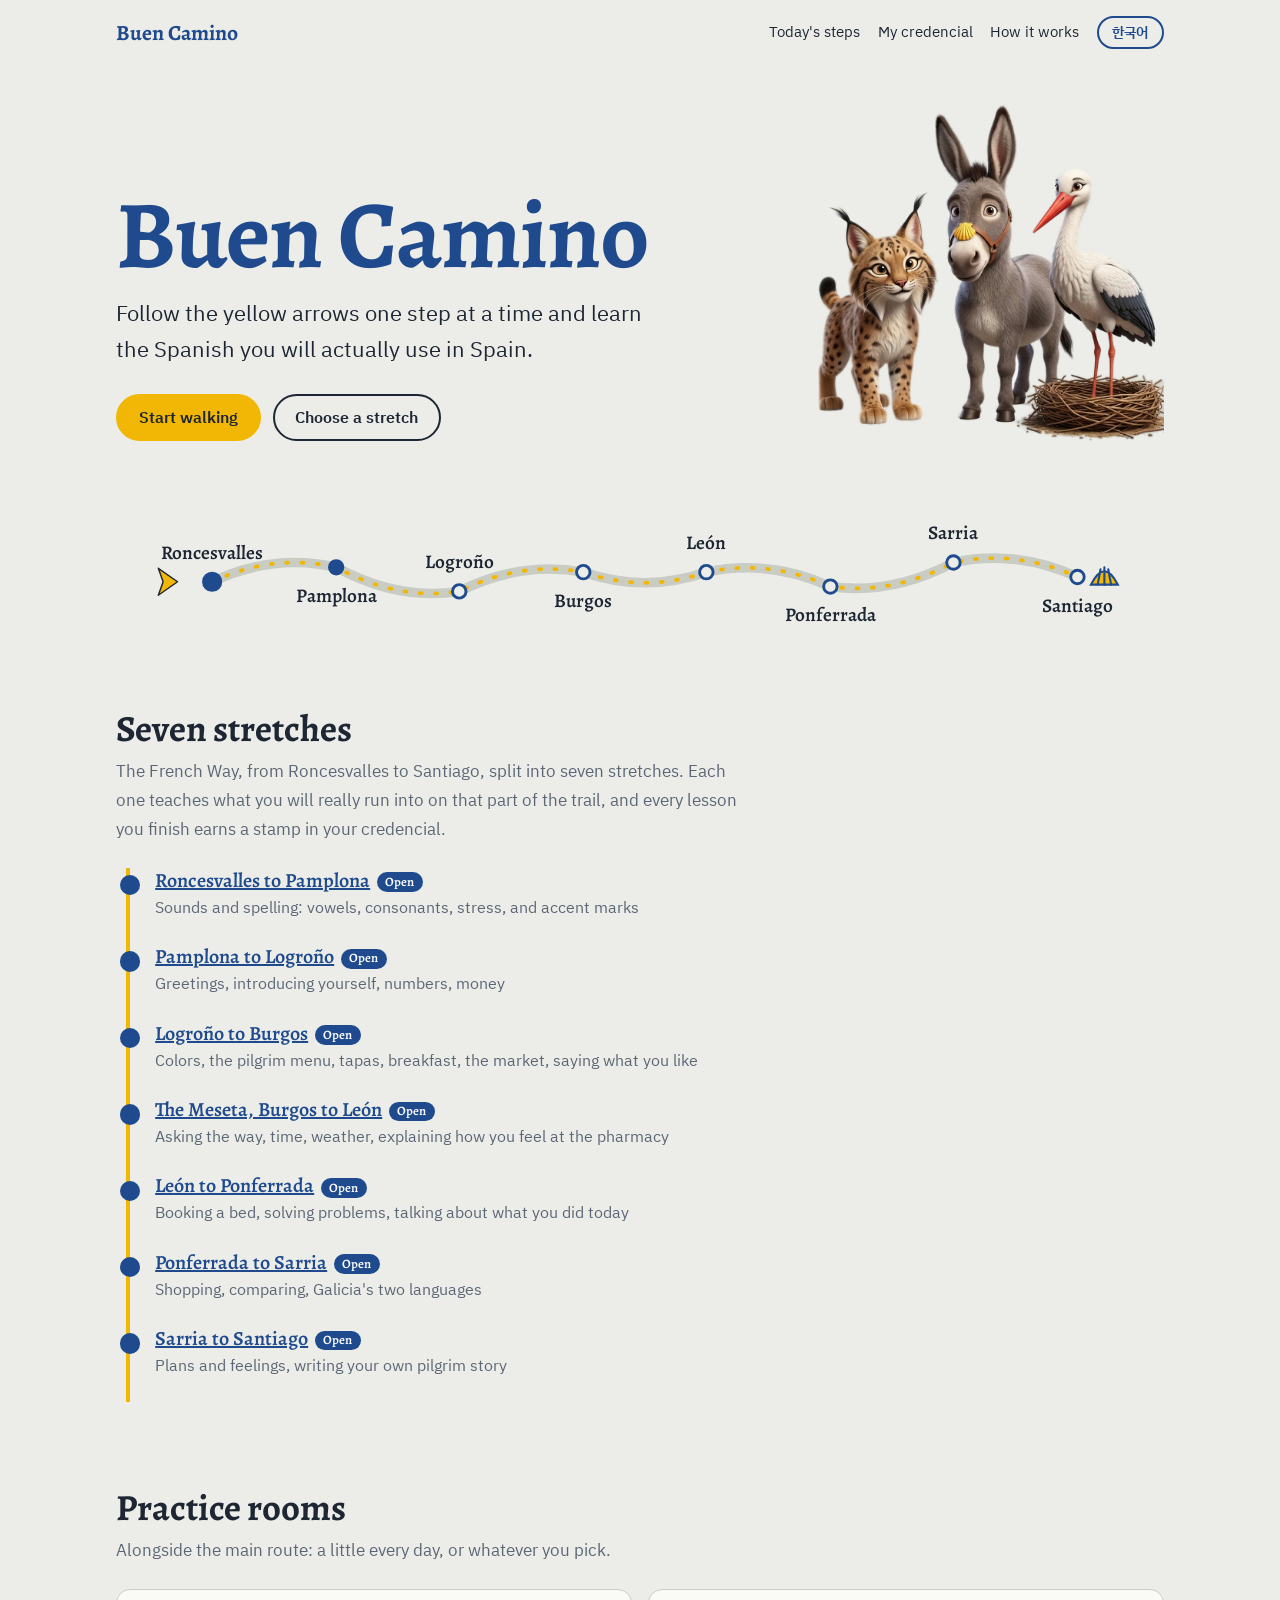
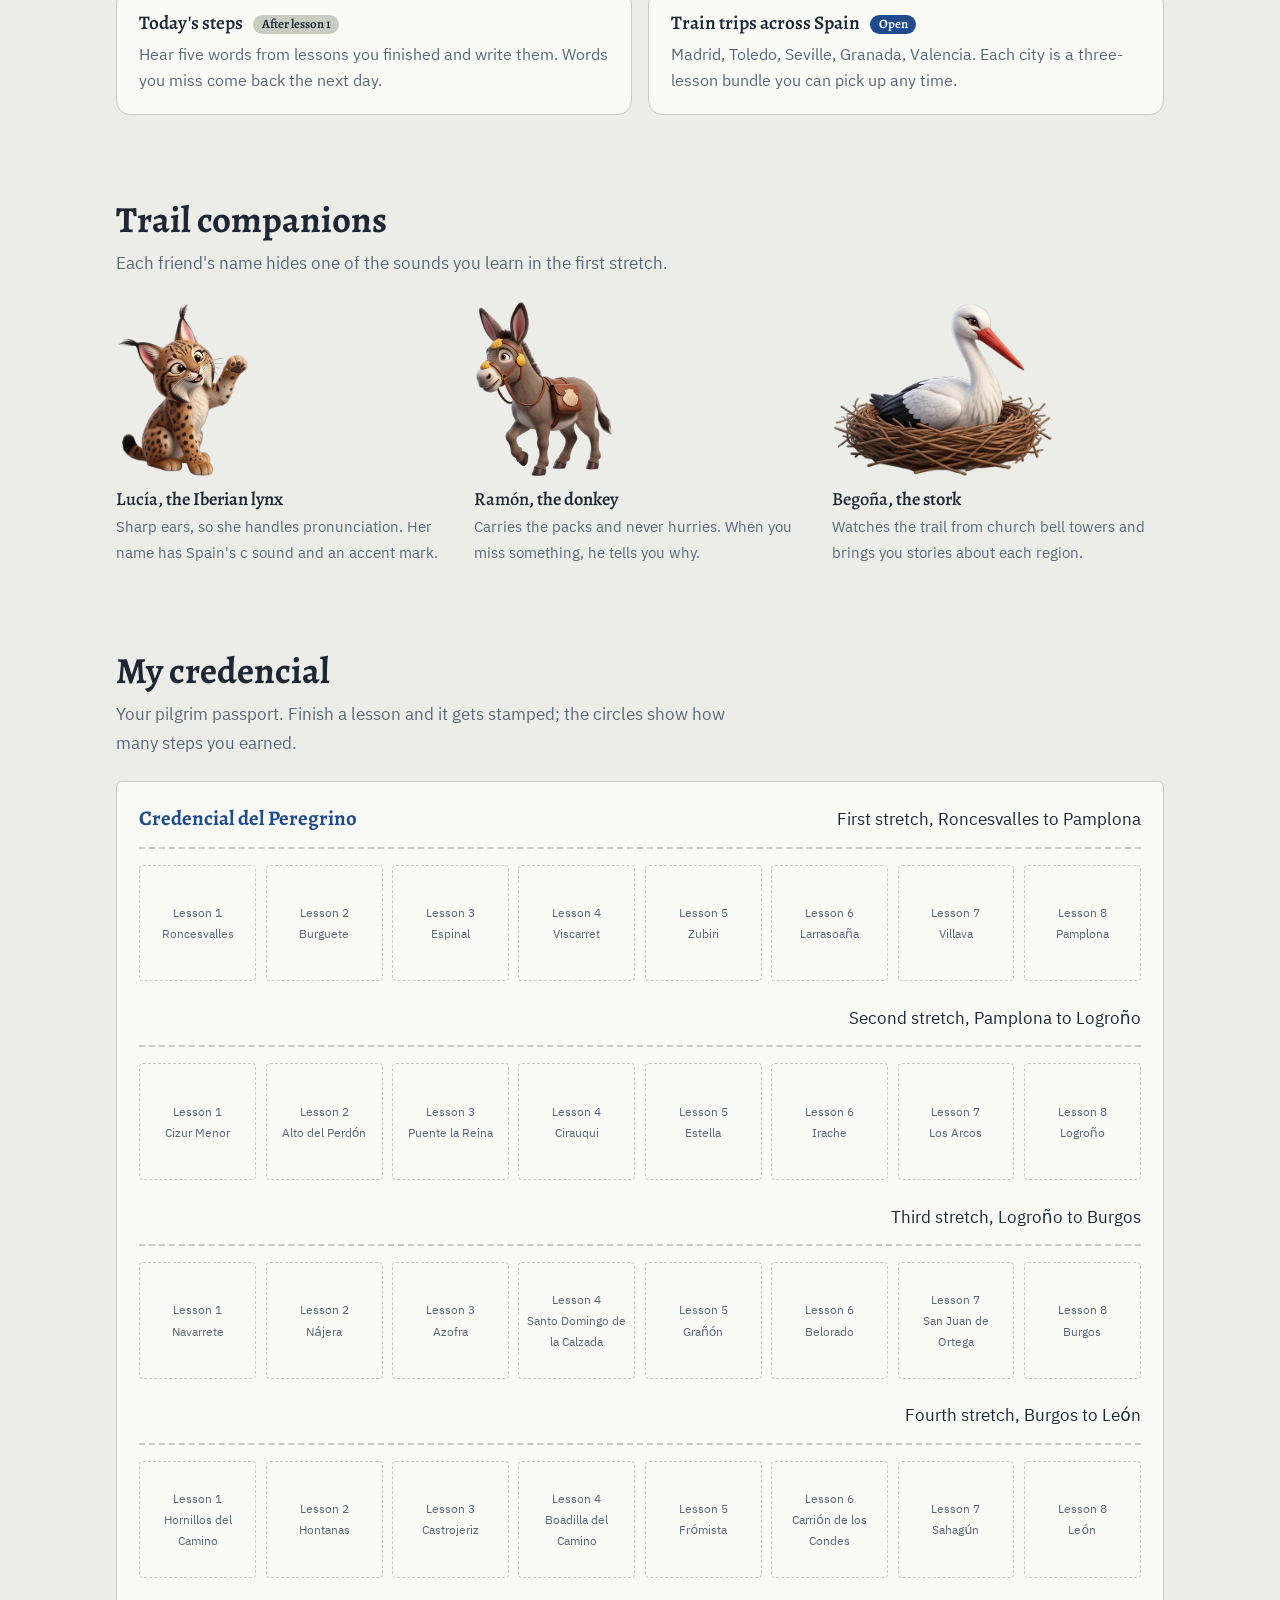
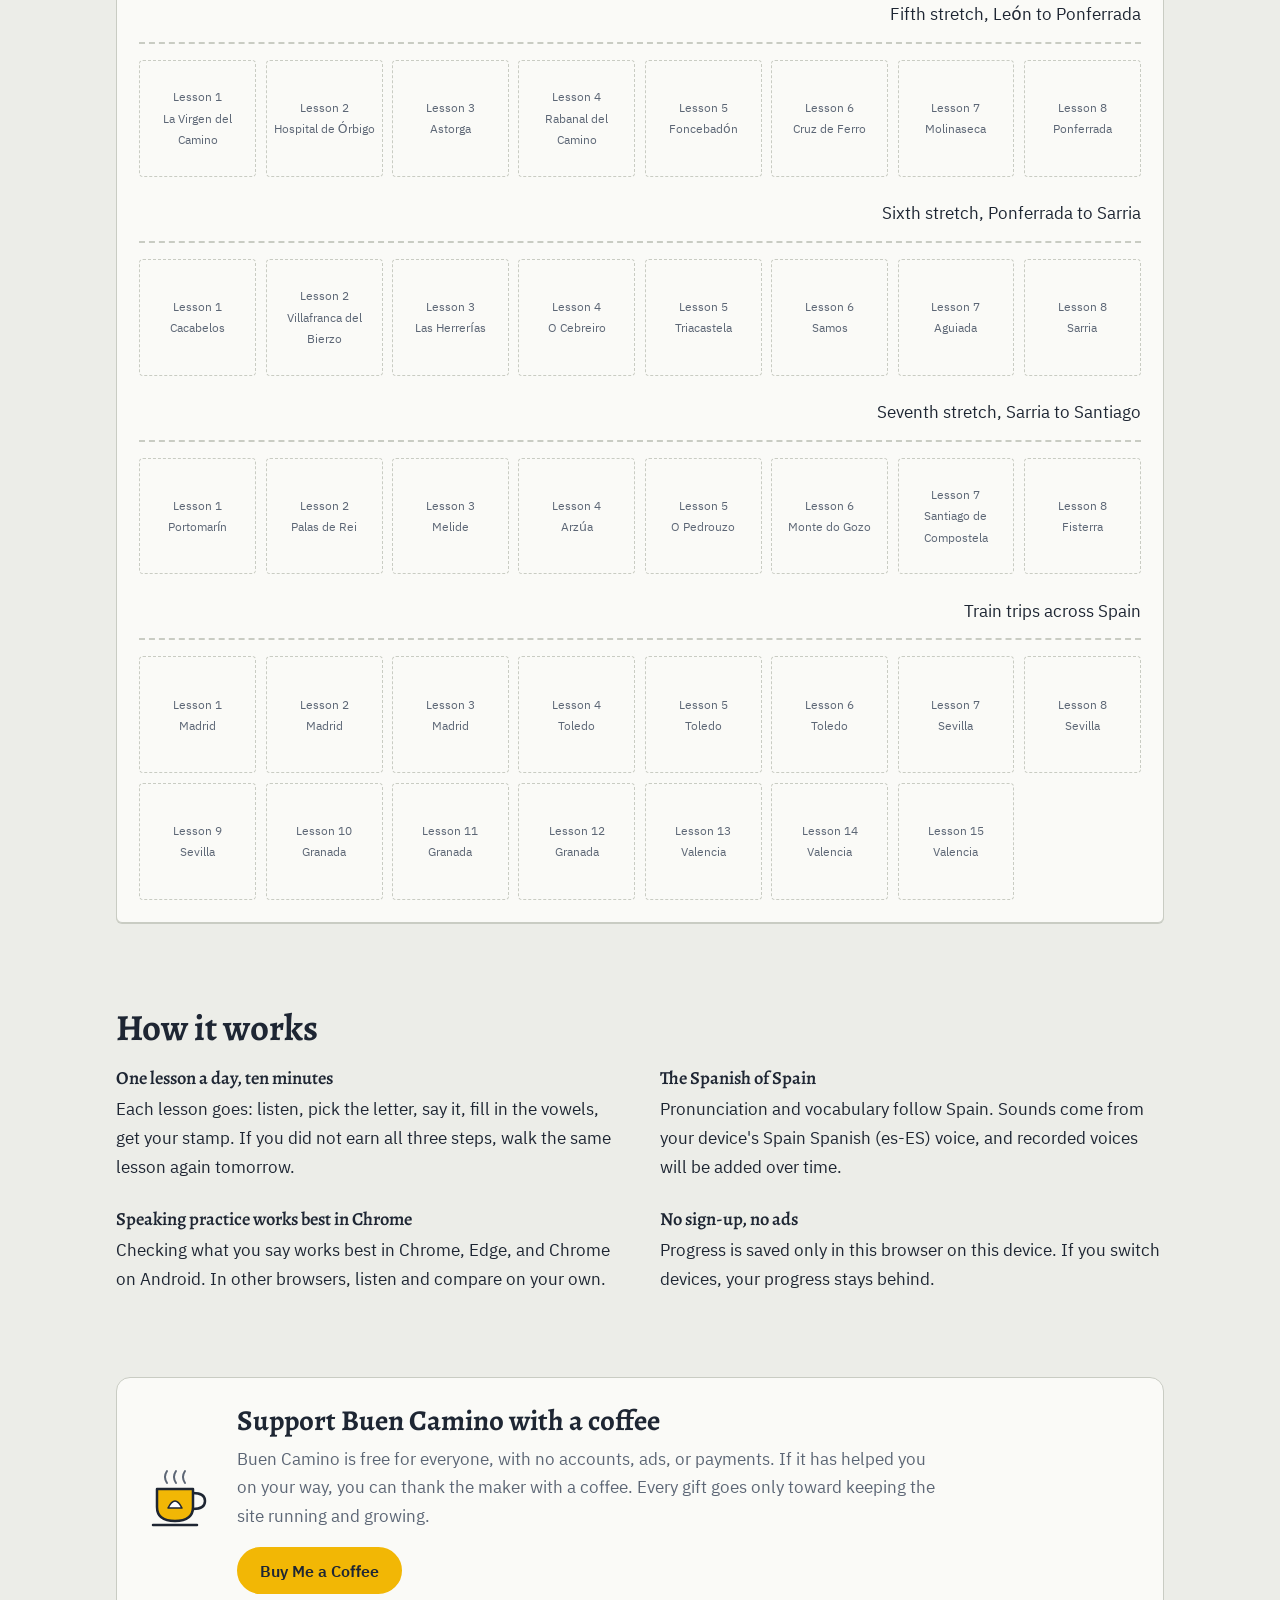
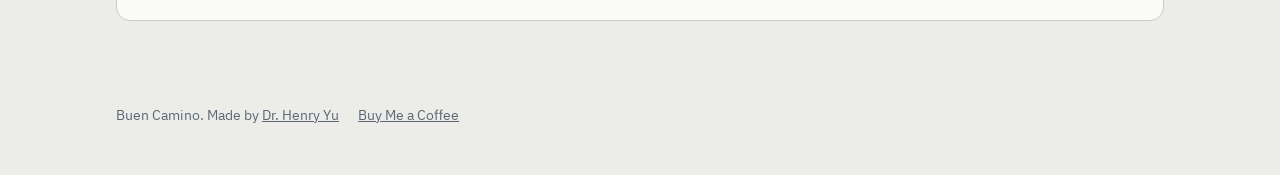
<file: index.html>
<!doctype html>
<html lang="en">
<head>
<meta charset="utf-8">
<meta name="viewport" content="width=device-width, initial-scale=1">
<title>Buen Camino: Spanish on the Way of St. James</title>
<meta name="description" content="Learn travel Spanish for Spain one stretch of the Camino de Santiago at a time. Free, no sign-up, no ads. Available in English and Korean.">
<link rel="icon" href="favicon.svg" type="image/svg+xml">
<link rel="icon" href="favicon-32.png" sizes="32x32" type="image/png">
<link rel="apple-touch-icon" href="apple-touch-icon.png">
<meta name="theme-color" content="#1F4B8E">
<link rel="preconnect" href="https://fonts.googleapis.com"><link rel="preconnect" href="https://fonts.gstatic.com" crossorigin>
<link href="https://fonts.googleapis.com/css2?family=Alegreya:wght@500;600;700&family=IBM+Plex+Sans+KR:wght@400;500;600&display=swap" rel="stylesheet">
<link rel="stylesheet" href="assets/style.css?v=20">
</head>
<body>
<div class="wrap">
  <header class="top">
    <a class="brand" href="./">Buen Camino</a>
    <div class="right">
      <nav><a href="hoy/" data-i18n="navHoy">Today's steps</a><a href="#credencial" data-i18n="navCred">My credencial</a><a href="#guide" data-i18n="navGuide">How it works</a></nav>
      <button class="lang-btn" id="lang" type="button">한국어</button>
    </div>
  </header>

  <main>
    <div class="hero">
     <div class="hero-grid">
      <div>
      <h1>Buen Camino</h1>
      <p class="sub" data-i18n="sub">Follow the yellow arrows one step at a time and learn the Spanish you will actually use in Spain.</p>
      <div class="actions">
        <a class="btn go" href="tramo-1/?etapa=1" data-i18n="start">Start walking</a>
        <a class="btn" href="tramo-1/" data-i18n="pick">Choose a stretch</a>
      </div>
      </div>
      <img class="trio" src="assets/chars/trio.webp" alt="Lucía the lynx, Ramón the donkey, and Begoña the stork" width="900" height="900" data-alt-ko="스라소니 루시아, 당나귀 라몬, 황새 베고냐">
     </div>
      <div class="route"><svg viewBox="-50 0 1090 180" role="img" aria-label="The pilgrim route in seven stretches, from Roncesvalles to Santiago">
  <path d="M 50 110 Q 114 80 179 95 Q 243 130 307 120 Q 371 88 436 100 Q 500 122 564 100 Q 629 86 693 115 Q 757 124 821 90 Q 886 76 950 105" fill="none" stroke="#C9CCC3" stroke-width="10" stroke-linecap="round"/>
  <path d="M 50 110 Q 114 80 179 95 Q 243 130 307 120 Q 371 88 436 100 Q 500 122 564 100 Q 629 86 693 115 Q 757 124 821 90 Q 886 76 950 105" fill="none" stroke="#F2B705" stroke-width="4" stroke-linecap="round" stroke-dasharray="2 14"/>
  <circle cx="50" cy="110" r="9" fill="#1F4B8E" stroke="#1F4B8E" stroke-width="3"/><text x="50" y="86" text-anchor="middle" font-family="Alegreya,Georgia,serif" font-size="20" font-weight="600" fill="#1E2633">Roncesvalles</text><circle cx="179" cy="95" r="7" fill="#1F4B8E" stroke="#1F4B8E" stroke-width="3"/><text x="179" y="131" text-anchor="middle" font-family="Alegreya,Georgia,serif" font-size="20" font-weight="600" fill="#1E2633">Pamplona</text><circle cx="307" cy="120" r="7" fill="#ECEDE8" stroke="#1F4B8E" stroke-width="3"/><text x="307" y="96" text-anchor="middle" font-family="Alegreya,Georgia,serif" font-size="20" font-weight="600" fill="#1E2633">Logroño</text><circle cx="436" cy="100" r="7" fill="#ECEDE8" stroke="#1F4B8E" stroke-width="3"/><text x="436" y="136" text-anchor="middle" font-family="Alegreya,Georgia,serif" font-size="20" font-weight="600" fill="#1E2633">Burgos</text><circle cx="564" cy="100" r="7" fill="#ECEDE8" stroke="#1F4B8E" stroke-width="3"/><text x="564" y="76" text-anchor="middle" font-family="Alegreya,Georgia,serif" font-size="20" font-weight="600" fill="#1E2633">León</text><circle cx="693" cy="115" r="7" fill="#ECEDE8" stroke="#1F4B8E" stroke-width="3"/><text x="693" y="151" text-anchor="middle" font-family="Alegreya,Georgia,serif" font-size="20" font-weight="600" fill="#1E2633">Ponferrada</text><circle cx="821" cy="90" r="7" fill="#ECEDE8" stroke="#1F4B8E" stroke-width="3"/><text x="821" y="66" text-anchor="middle" font-family="Alegreya,Georgia,serif" font-size="20" font-weight="600" fill="#1E2633">Sarria</text><circle cx="950" cy="105" r="7" fill="#ECEDE8" stroke="#1F4B8E" stroke-width="3"/><text x="950" y="141" text-anchor="middle" font-family="Alegreya,Georgia,serif" font-size="20" font-weight="600" fill="#1E2633">Santiago</text>
  <g transform="translate(14 110)"><path d="M-6 -14 L14 0 L-6 14 L-1 0 Z" fill="#F2B705" stroke="#1E2633" stroke-width="1.5" stroke-linejoin="round" transform="translate(-14 0)"/></g>
  <g transform="translate(978 105)" fill="none" stroke="#1F4B8E" stroke-width="2.2" stroke-linecap="round"><path d="M-14 8 Q0 -20 14 8 Z" fill="#F2B705"/><path d="M0 8 L0 -10 M-7 8 L-4 -8 M7 8 L4 -8"/></g>
</svg></div>
    </div>

    <section id="tramos" aria-labelledby="t-tramos">
      <h2 id="t-tramos" data-i18n="hTramos">Seven stretches</h2>
      <p class="lead" data-i18n="leadTramos">The French Way, from Roncesvalles to Santiago, split into seven stretches. Each one teaches what you will really run into on that part of the trail, and every lesson you finish earns a stamp in your credencial.</p>
      <ol class="tramos">
        <li class="open"><div class="name"><a href="tramo-1/" data-i18n="tn0">Roncesvalles to Pamplona</a><span class="tag open" data-i18n="open">Open</span></div><div class="what" data-i18n="tw0">Sounds and spelling: vowels, consonants, stress, and accent marks</div></li>
<li class="open"><div class="name"><a href="tramo-2/" data-i18n="tn1">Pamplona to Logroño</a><span class="tag open" data-i18n="open">Open</span></div><div class="what" data-i18n="tw1">Greetings, introducing yourself, numbers, money</div></li>
<li class="open"><div class="name"><a href="tramo-3/" data-i18n="tn2">Logroño to Burgos</a><span class="tag open" data-i18n="open">Open</span></div><div class="what" data-i18n="tw2">Colors, the pilgrim menu, tapas, breakfast, the market, saying what you like</div></li>
<li class="open"><div class="name"><a href="tramo-4/" data-i18n="tn3">The Meseta, Burgos to León</a><span class="tag open" data-i18n="open">Open</span></div><div class="what" data-i18n="tw3">Asking the way, time, weather, explaining how you feel at the pharmacy</div></li>
<li class="open"><div class="name"><a href="tramo-5/" data-i18n="tn4">León to Ponferrada</a><span class="tag open" data-i18n="open">Open</span></div><div class="what" data-i18n="tw4">Booking a bed, solving problems, talking about what you did today</div></li>
<li class="open"><div class="name"><a href="tramo-6/" data-i18n="tn5">Ponferrada to Sarria</a><span class="tag open" data-i18n="open">Open</span></div><div class="what" data-i18n="tw5">Shopping, comparing, Galicia's two languages</div></li>
<li class="open"><div class="name"><a href="tramo-7/" data-i18n="tn6">Sarria to Santiago</a><span class="tag open" data-i18n="open">Open</span></div><div class="what" data-i18n="tw6">Plans and feelings, writing your own pilgrim story</div></li>
      </ol>
    </section>

    <section aria-labelledby="t-rooms">
      <h2 id="t-rooms" data-i18n="hRooms">Practice rooms</h2>
      <p class="lead" data-i18n="leadRooms">Alongside the main route: a little every day, or whatever you pick.</p>
      <div class="two">
        <a class="room" href="hoy/"><h3><span data-i18n="r1h">Today's steps</span> <span class="tag" id="hoyTag"></span></h3><p data-i18n="r1p">Hear five words from lessons you finished and write them. Words you miss come back the next day.</p></a>
        <a class="room" href="tren/"><h3><span data-i18n="r2h">Train trips across Spain</span> <span class="tag open" data-i18n="open">Open</span></h3><p data-i18n="r2p">Madrid, Toledo, Seville, Granada, Valencia. Each city is a three-lesson bundle you can pick up any time.</p></a>
      </div>
    </section>

    <section aria-labelledby="t-friends">
      <h2 id="t-friends" data-i18n="hFriends">Trail companions</h2>
      <p class="lead" data-i18n="leadFriends">Each friend's name hides one of the sounds you learn in the first stretch.</p>
      <div class="friends">
        <div class="friend"><img class="full" src="assets/chars/lucia-full.webp" alt="" data-full="lucia"><div><h3 data-i18n="f1h"><span class="es">Lucía</span>, the Iberian lynx</h3><p data-i18n="f1p">Sharp ears, so she handles pronunciation. Her name has Spain's c sound and an accent mark.</p></div></div>
        <div class="friend"><img class="full" src="assets/chars/ramon-full.webp" alt="" data-full="ramon"><div><h3 data-i18n="f2h"><span class="es">Ramón</span>, the donkey</h3><p data-i18n="f2p">Carries the packs and never hurries. When you miss something, he tells you why.</p></div></div>
        <div class="friend"><img class="full" src="assets/chars/begona-full.webp" alt="" data-full="begona"><div><h3 data-i18n="f3h"><span class="es">Begoña</span>, the stork</h3><p data-i18n="f3p">Watches the trail from church bell towers and brings you stories about each region.</p></div></div>
      </div>
    </section>

    <section id="credencial" aria-labelledby="t-cred">
      <h2 id="t-cred" data-i18n="hCred">My credencial</h2>
      <p class="lead" data-i18n="leadCred">Your pilgrim passport. Finish a lesson and it gets stamped; the circles show how many steps you earned.</p>
      <div class="credencial">
        <header><strong>Credencial del Peregrino</strong><span data-i18n="credSub">First stretch, Roncesvalles to Pamplona</span></header>
        <div class="sellos" id="sellos"></div>
        <header class="second"><span></span><span data-i18n="credSub2">Second stretch, Pamplona to Logroño</span></header>
        <div class="sellos" id="sellos2"></div>
        <header class="second"><span></span><span data-i18n="credSub3">Third stretch, Logroño to Burgos</span></header>
        <div class="sellos" id="sellos3"></div>
        <header class="second"><span></span><span data-i18n="credSub4">Fourth stretch, Burgos to León</span></header>
        <div class="sellos" id="sellos4"></div>
        <header class="second"><span></span><span data-i18n="credSub5">Fifth stretch, León to Ponferrada</span></header>
        <div class="sellos" id="sellos5"></div>
        <header class="second"><span></span><span data-i18n="credSub6">Sixth stretch, Ponferrada to Sarria</span></header>
        <div class="sellos" id="sellos6"></div>
        <header class="second"><span></span><span data-i18n="credSub7">Seventh stretch, Sarria to Santiago</span></header>
        <div class="sellos" id="sellos7"></div>
        <header class="second"><span></span><span data-i18n="credSub8">Train trips across Spain</span></header>
        <div class="sellos" id="sellos8"></div>
      </div>
    </section>

    <section id="guide" class="guide" aria-labelledby="t-guide">
      <h2 id="t-guide" data-i18n="hGuide">How it works</h2>
      <div class="guide-grid">
        <div><h3 data-i18n="g1h">One lesson a day, ten minutes</h3>
      <p data-i18n="g1p">Each lesson goes: listen, pick the letter, say it, fill in the vowels, get your stamp. If you did not earn all three steps, walk the same lesson again tomorrow.</p></div>
        <div><h3 data-i18n="g2h">The Spanish of Spain</h3>
      <p data-i18n="g2p">Pronunciation and vocabulary follow Spain. Sounds come from your device's Spain Spanish (es-ES) voice, and recorded voices will be added over time.</p></div>
        <div><h3 data-i18n="g3h">Speaking practice works best in Chrome</h3>
      <p data-i18n="g3p">Checking what you say works best in Chrome, Edge, and Chrome on Android. In other browsers, listen and compare on your own.</p></div>
        <div><h3 data-i18n="g4h">No sign-up, no ads</h3>
      <p data-i18n="g4p">Progress is saved only in this browser on this device. If you switch devices, your progress stays behind.</p></div>
      </div>
    </section>

    <section id="coffee" aria-labelledby="t-coffee">
      <div class="coffee">
        <svg class="cup" viewBox="0 0 72 72" aria-hidden="true"><path d="M14 26 H50 V44 Q50 58 32 58 Q14 58 14 44 Z" fill="#F2B705" stroke="#1E2633" stroke-width="2.5" stroke-linejoin="round"/><path d="M50 30 Q62 30 62 38 Q62 46 50 46" fill="none" stroke="#1E2633" stroke-width="2.5"/><path d="M10 62 H54" stroke="#1E2633" stroke-width="2.5" stroke-linecap="round"/><path d="M24 20 Q20 14 24 8 M33 20 Q29 14 33 8 M42 20 Q38 14 42 8" fill="none" stroke="#5C6675" stroke-width="2" stroke-linecap="round"/><g transform="translate(32 41)"><path d="M-7 4 Q0 -10 7 4 Z" fill="#fff" stroke="#1E2633" stroke-width="1.5" stroke-linejoin="round"/></g></svg>
        <div>
          <h2 id="t-coffee" data-i18n="cofH">Support Buen Camino with a coffee</h2>
          <p data-i18n="cofP">Buen Camino is free for everyone, with no accounts, ads, or payments. If it has helped you on your way, you can thank the maker with a coffee. Every gift goes only toward keeping the site running and growing.</p>
          <a class="btn go" href="https://buymeacoffee.com/henryyu" target="_blank" rel="noopener">Buy Me a Coffee</a>
        </div>
      </div>
    </section>
  </main>
  <footer><div class="links"><span><span data-i18n="foot">Buen Camino. Made by</span> <a href="mailto:hyeonhoyu@gmail.com">Dr. Henry Yu</a></span><a href="https://buymeacoffee.com/henryyu" target="_blank" rel="noopener">Buy Me a Coffee</a></div></footer>
</div>
<script src="assets/audio/manifest.js"></script>
<script src="assets/common.js?v=20"></script>
<script src="assets/tramo-1-data.js?v=20"></script>
<script src="assets/tramo-1-lessons.js?v=20"></script>
<script src="assets/tramo-2-data.js?v=20"></script>
<script src="assets/tramo-2-lessons.js?v=20"></script>
<script src="assets/tramo-3-data.js?v=20"></script>
<script src="assets/tramo-3-lessons.js?v=20"></script>
<script src="assets/tramo-4-data.js?v=20"></script>
<script src="assets/tramo-4-lessons.js?v=20"></script>
<script src="assets/tramo-5-data.js?v=20"></script>
<script src="assets/tramo-5-lessons.js?v=20"></script>
<script src="assets/tramo-6-data.js?v=20"></script>
<script src="assets/tramo-6-lessons.js?v=20"></script>
<script src="assets/tramo-7-data.js?v=20"></script>
<script src="assets/tramo-7-lessons.js?v=20"></script>
<script src="assets/tramo-8-data.js?v=20"></script>
<script src="assets/tramo-8-lessons.js?v=20"></script>
<script src="assets/hoy-core.js?v=20"></script>
<script>
  const KO = {
 "tn0": "론세스바예스에서 팜플로나까지",
 "tw0": "소리와 철자. 모음, 자음, 강세와 악센트 부호",
 "tn1": "팜플로나에서 로그로뇨까지",
 "tw1": "인사, 자기소개, 숫자, 돈",
 "tn2": "로그로뇨에서 부르고스까지",
 "tw2": "색깔, 순례자 메뉴, 타파스, 아침 식사, 시장, 좋아하는 것 말하기",
 "part": "1과 열림",
 "tn3": "메세타 고원, 부르고스에서 레온까지",
 "tw3": "길 묻기, 시간, 날씨, 약국에서 몸 상태 설명하기",
 "tn4": "레온에서 폰페라다까지",
 "tw4": "숙소 예약과 문제 해결, 오늘 한 일 말하기",
 "tn5": "폰페라다에서 사리아까지",
 "tw5": "쇼핑, 비교하기, 갈리시아의 두 언어",
 "tn6": "사리아에서 산티아고까지",
 "tw6": "계획과 감정, 나의 순례 이야기 쓰기",
 "navHoy": "오늘의 걸음",
 "navCred": "나의 크레덴시알",
 "navGuide": "배우는 방법",
 "open": "열림",
 "soon": "준비 중",
 "sub": "노란 화살표를 따라 한 걸음씩, 스페인 여행에서 바로 쓰는 스페인어를 배워요.",
 "start": "출발하기",
 "pick": "구간 고르기",
 "hTramos": "일곱 구간",
 "leadTramos": "프랑스 길을 론세스바예스부터 산티아고까지 일곱 구간으로 나눴어요. 구간마다 그 길에서 실제로 마주칠 상황을 배우고, 과를 마칠 때마다 크레덴시알에 도장을 받아요.",
 "hRooms": "연습실",
 "leadRooms": "본 과정 옆에서 매일 조금씩, 또는 골라서 해요.",
 "r1h": "오늘의 걸음",
 "r1p": "마친 과의 낱말 다섯 개를 듣고 써요. 틀린 말은 다음 날 다시 나와요.",
 "r2h": "스페인 기차 여행",
 "r2p": "마드리드, 톨레도, 세비야, 그라나다, 발렌시아. 도시마다 세 과짜리 꾸러미를 골라서 해요.",
 "hFriends": "길동무",
 "leadFriends": "세 친구의 이름에는 첫째 구간에서 배우는 소리가 하나씩 숨어 있어요.",
 "f1h": "<span class=\"es\">Lucía</span>, 이베리아스라소니",
 "f1p": "귀가 밝아 발음을 맡아요. 이름에 스페인식 c 소리와 악센트 부호가 들어 있어요.",
 "f2h": "<span class=\"es\">Ramón</span>, 당나귀",
 "f2p": "짐을 지고 천천히 걸어요. 틀렸을 때 왜 틀렸는지 알려 줘요.",
 "f3h": "<span class=\"es\">Begoña</span>, 황새",
 "f3p": "성당 종탑에서 길을 내려다보며 지역 이야기를 전해 줘요.",
 "hCred": "나의 크레덴시알",
 "leadCred": "순례자 여권이에요. 과를 마치면 도장이 찍히고, 동그라미는 그 과에서 받은 걸음 수예요.",
 "credSub": "첫째 구간, 론세스바예스에서 팜플로나까지",
 "credSub2": "둘째 구간, 팜플로나에서 로그로뇨까지",
 "credSub3": "셋째 구간, 로그로뇨에서 부르고스까지",
 "credSub4": "넷째 구간, 부르고스에서 레온까지",
 "credSub5": "다섯째 구간, 레온에서 폰페라다까지",
 "credSub6": "여섯째 구간, 폰페라다에서 사리아까지",
 "credSub7": "일곱째 구간, 사리아에서 산티아고까지",
 "credSub8": "부록, 스페인 기차 여행",
 "hGuide": "배우는 방법",
 "g1h": "하루 한 과, 10분",
 "g1p": "한 과는 소리 듣기, 글자 고르기, 따라 말하기, 모음 채우기, 도장 받기 순서로 가요. 걸음을 세 개 다 받지 못했다면 다음 날 같은 과를 다시 걸어도 좋아요.",
 "g2h": "스페인에서 쓰는 스페인어",
 "g2p": "발음과 낱말은 스페인 기준이에요. 기기의 스페인(es-ES) 음성으로 소리를 내고, 녹음한 목소리는 차례로 늘려 갈 예정이에요.",
 "g3h": "따라 말하기는 크롬에서",
 "g3p": "말한 소리를 확인하는 기능은 크롬과 엣지, 안드로이드 크롬에서 가장 잘 돼요. 지원하지 않는 브라우저에서는 듣고 스스로 확인하면 돼요.",
 "g4h": "가입도 광고도 없어요",
 "g4p": "진도는 지금 쓰는 기기의 브라우저에만 저장돼요. 기기를 바꾸면 진도가 따라가지 않아요.",
 "foot": "Buen Camino. 만든 사람",
 "cofH": "커피 한 잔으로 Buen Camino를 응원해 주세요",
 "cofP": "Buen Camino는 가입도 광고도 결제도 없이 누구에게나 무료입니다. 순례길 공부에 도움이 되었다면 운영자에게 커피 한 잔으로 마음을 전해 주세요. 전해진 마음은 온전히 웹사이트 유지와 발전을 위해서만 쓰입니다."
};
  function render() {
    BC.applyI18n(KO);
    const trio = document.querySelector('.trio');
    if (!trio.dataset.altEn) trio.dataset.altEn = trio.alt;
    trio.alt = BC.L(trio.dataset.altEn, trio.dataset.altKo);
    document.title = BC.L('Buen Camino: Spanish on the Way of St. James', 'Buen Camino - 순례길에서 배우는 스페인어');
    const hs = HOY.status(), tag = document.getElementById('hoyTag');
    tag.className = 'tag' + (hs.kind === 'todo' ? ' open' : '');
    tag.textContent = hs.kind === 'locked' ? BC.L('After lesson 1', '1과를 마치면')
      : hs.kind === 'todo' ? BC.L(hs.left + ' waiting', hs.left + '개 기다려요')
      : hs.kind === 'done' ? BC.L('Done today', '오늘 완료') : BC.L('Resting today', '오늘은 쉬어요');
    const stampRow = (list, t, id, sub) => {
      const done = list.every(e => BC.getStamp(t + '-' + e.n));
      document.querySelector('[data-i18n="' + sub + '"]').insertAdjacentHTML('beforeend', done ? BC.L(' (completed)', ' (완주)') : '');
      document.getElementById(id).innerHTML = list.map(e => {
        const s = BC.getStamp(t + '-' + e.n);
        return s ? '<div class="sello has">' + BC.stampSVG(e.name, s) + '</div>'
                 : '<div class="sello">' + BC.L('Lesson ' + e.n, e.n + '과') + '<br>' + e.name + '</div>';
      }).join('');
    };
    stampRow(TRAMO1, 1, 'sellos', 'credSub');
    stampRow(TRAMO2, 2, 'sellos2', 'credSub2');
    stampRow(TRAMO3, 3, 'sellos3', 'credSub3');
    if (typeof TRAMO4 !== 'undefined') stampRow(TRAMO4, 4, 'sellos4', 'credSub4');
    if (typeof TRAMO5 !== 'undefined') stampRow(TRAMO5, 5, 'sellos5', 'credSub5');
    if (typeof TRAMO6 !== 'undefined') stampRow(TRAMO6, 6, 'sellos6', 'credSub6');
    if (typeof TRAMO7 !== 'undefined') stampRow(TRAMO7, 7, 'sellos7', 'credSub7');
    if (typeof TRAMO8 !== 'undefined') stampRow(TRAMO8, 8, 'sellos8', 'credSub8');
  }
  document.querySelectorAll('[data-full]').forEach(img => img.src = BC.charFull(img.dataset.full));
  BC.mountToggle(render);
  render();
</script>
</body>
</html>
</file>
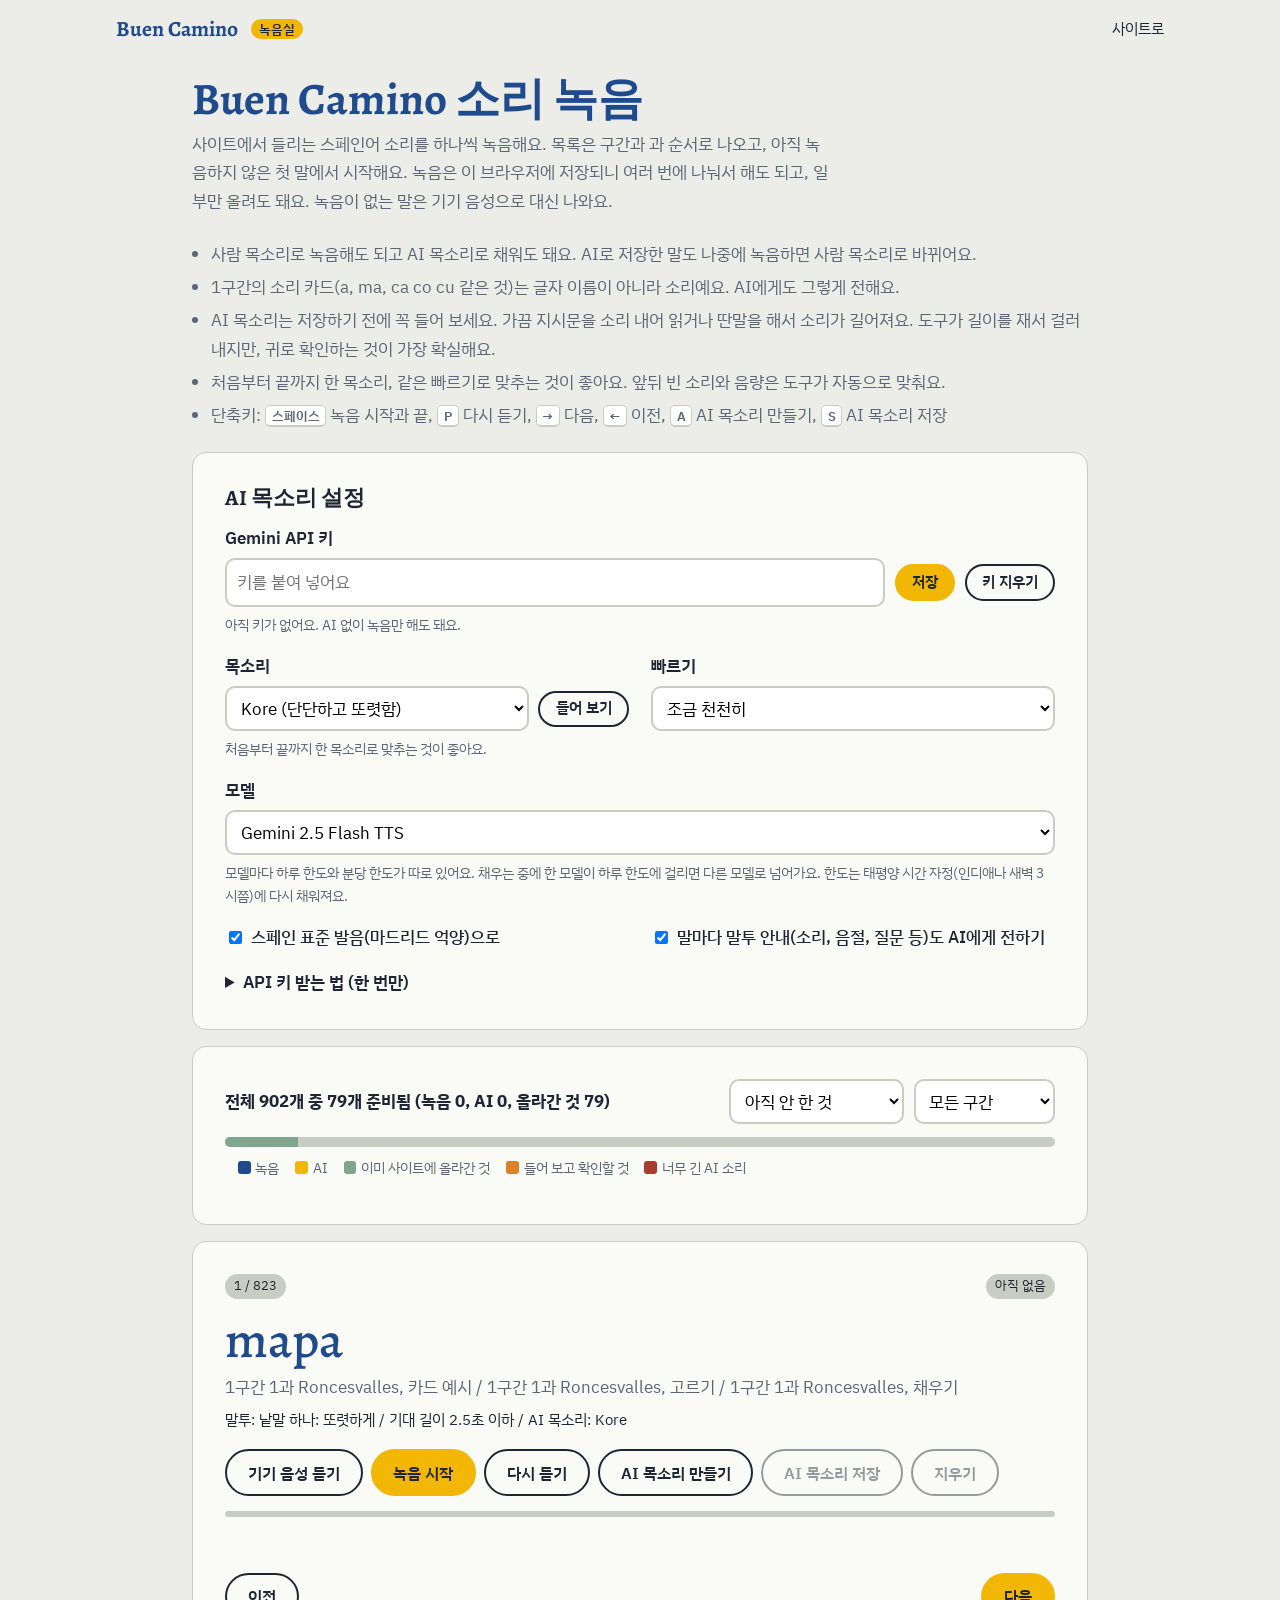
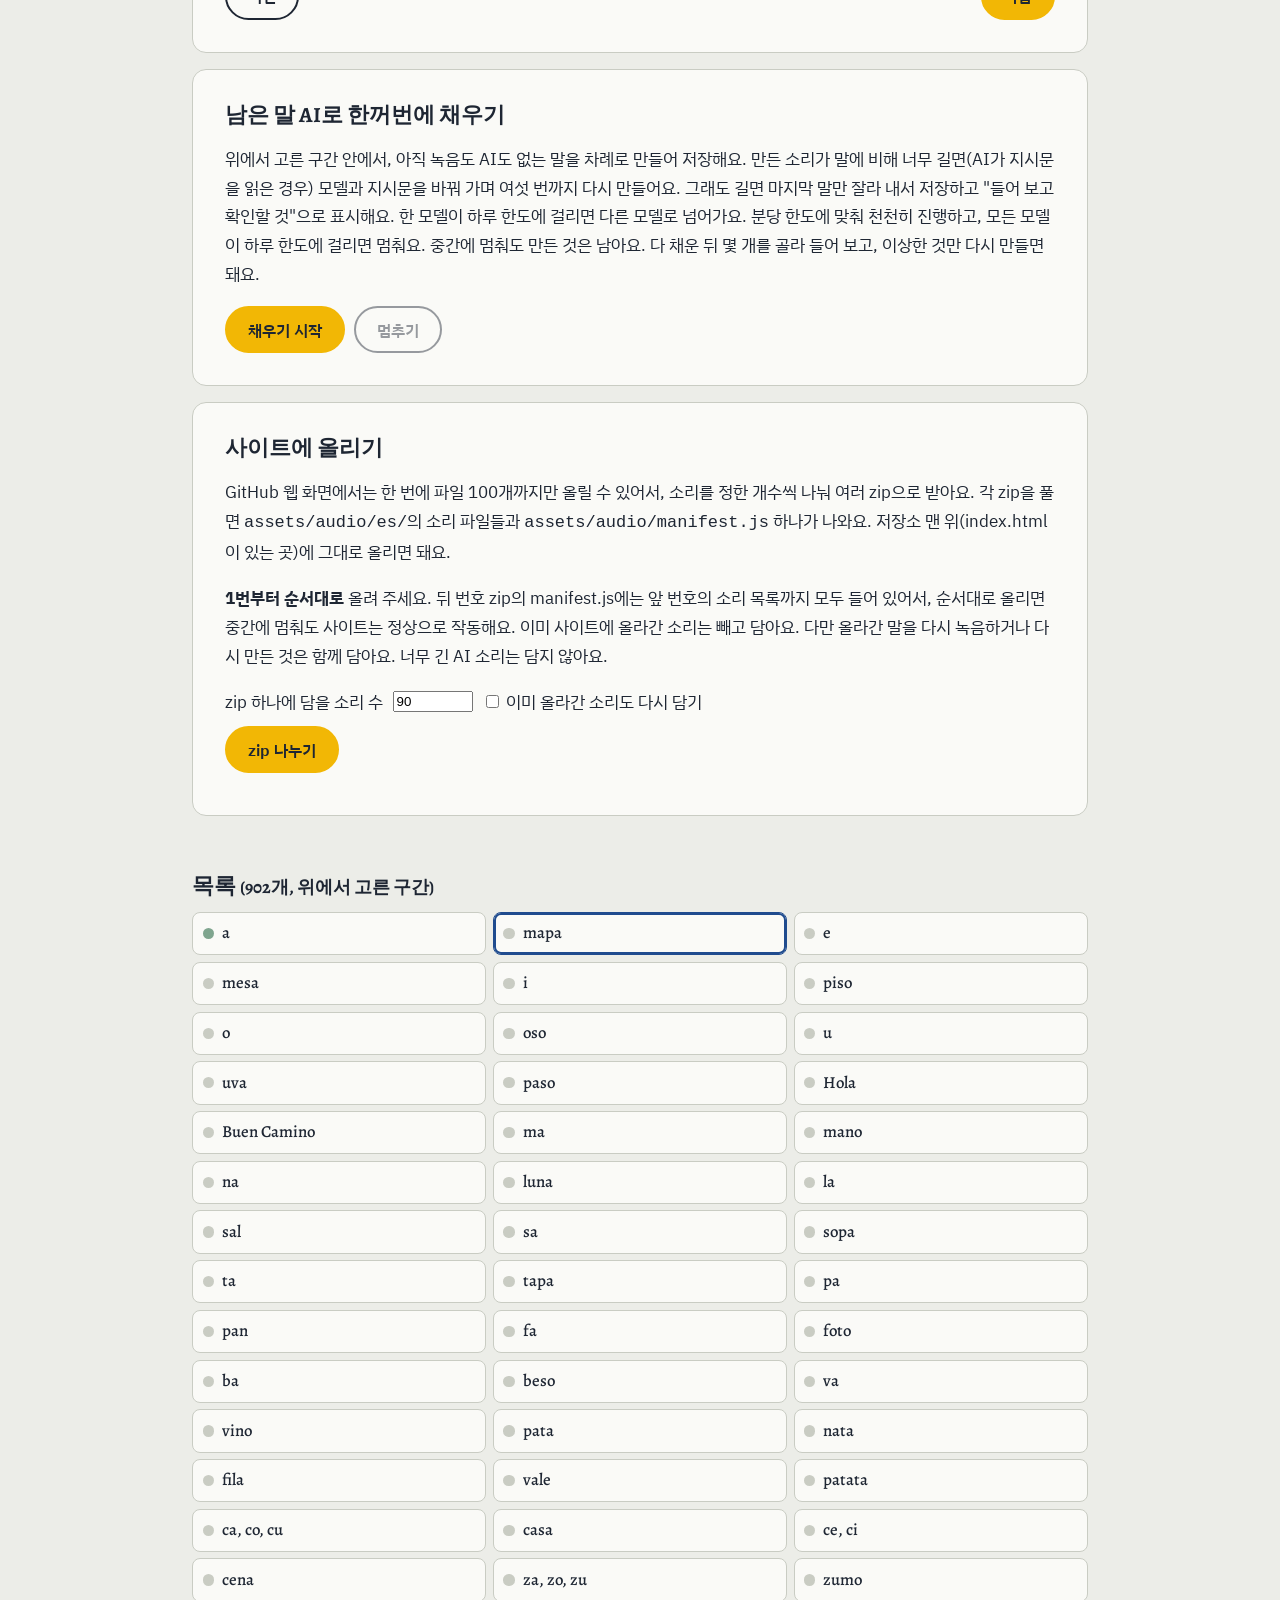
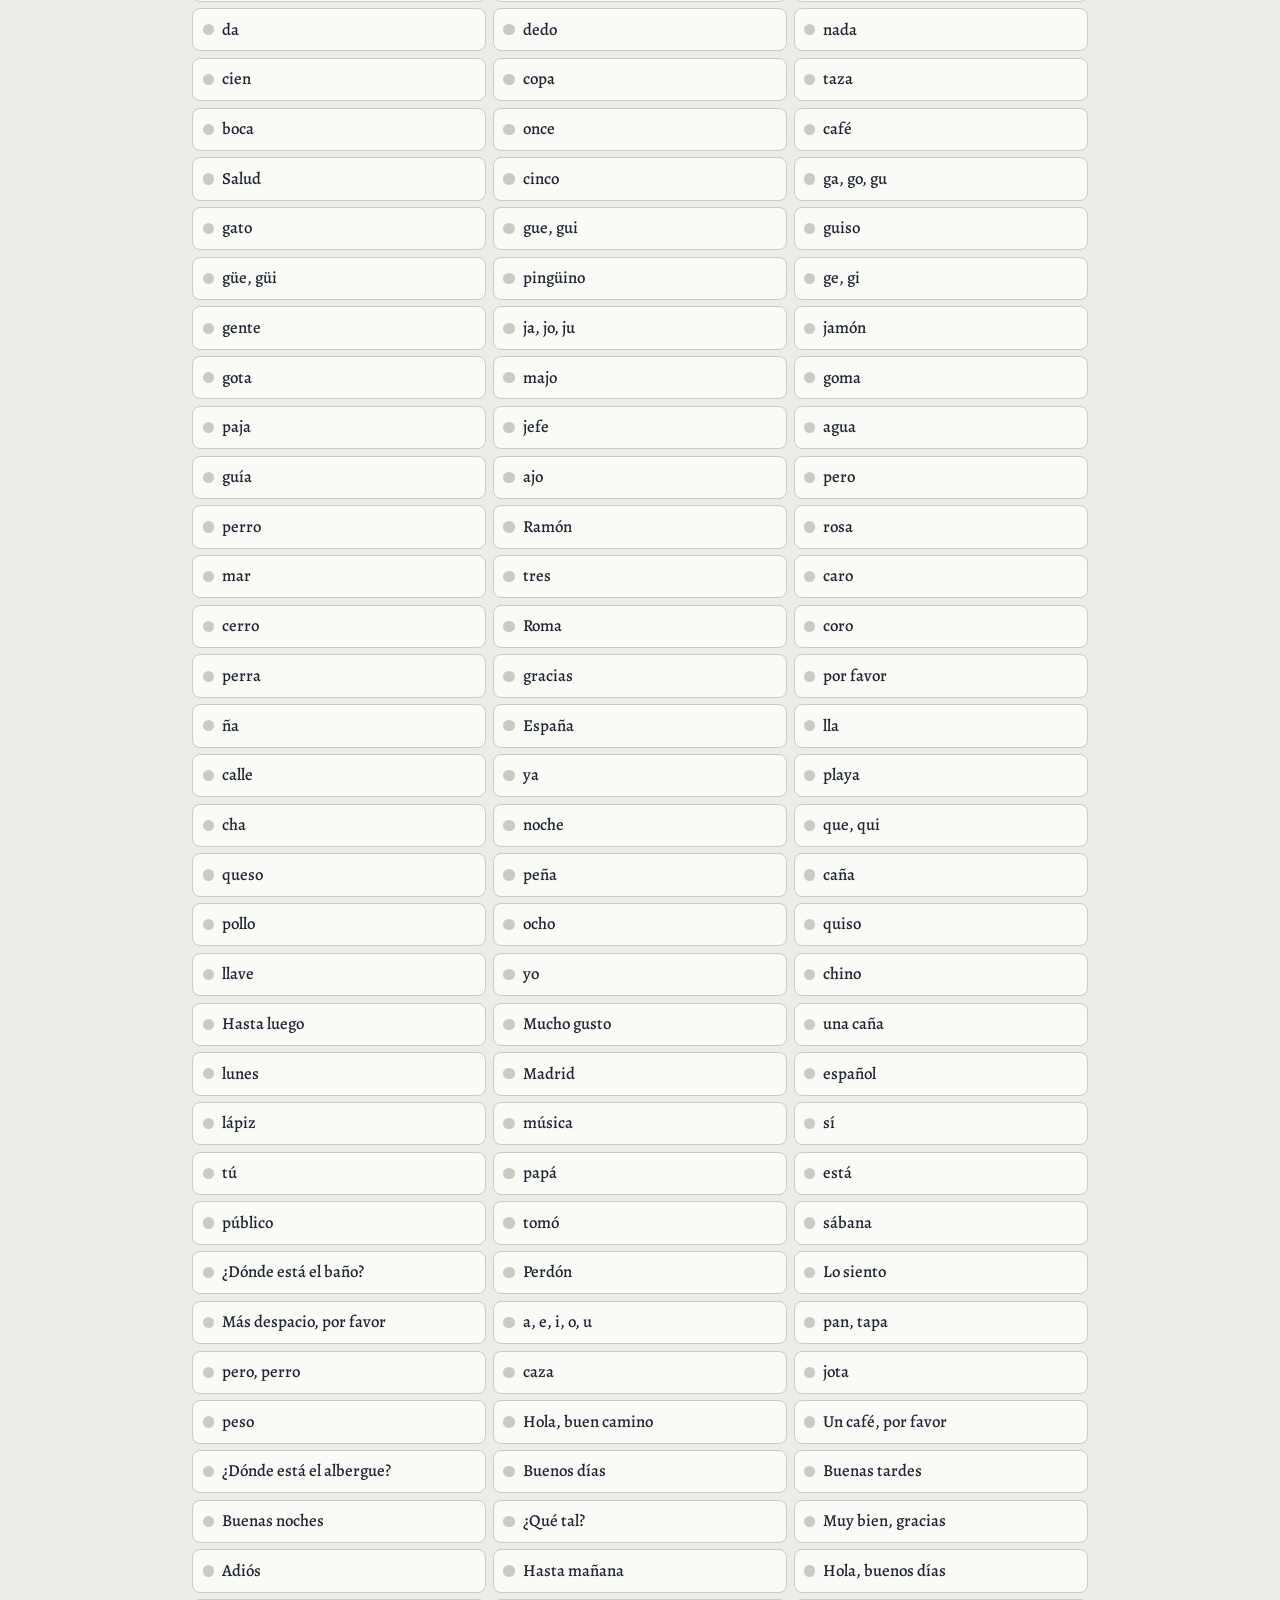
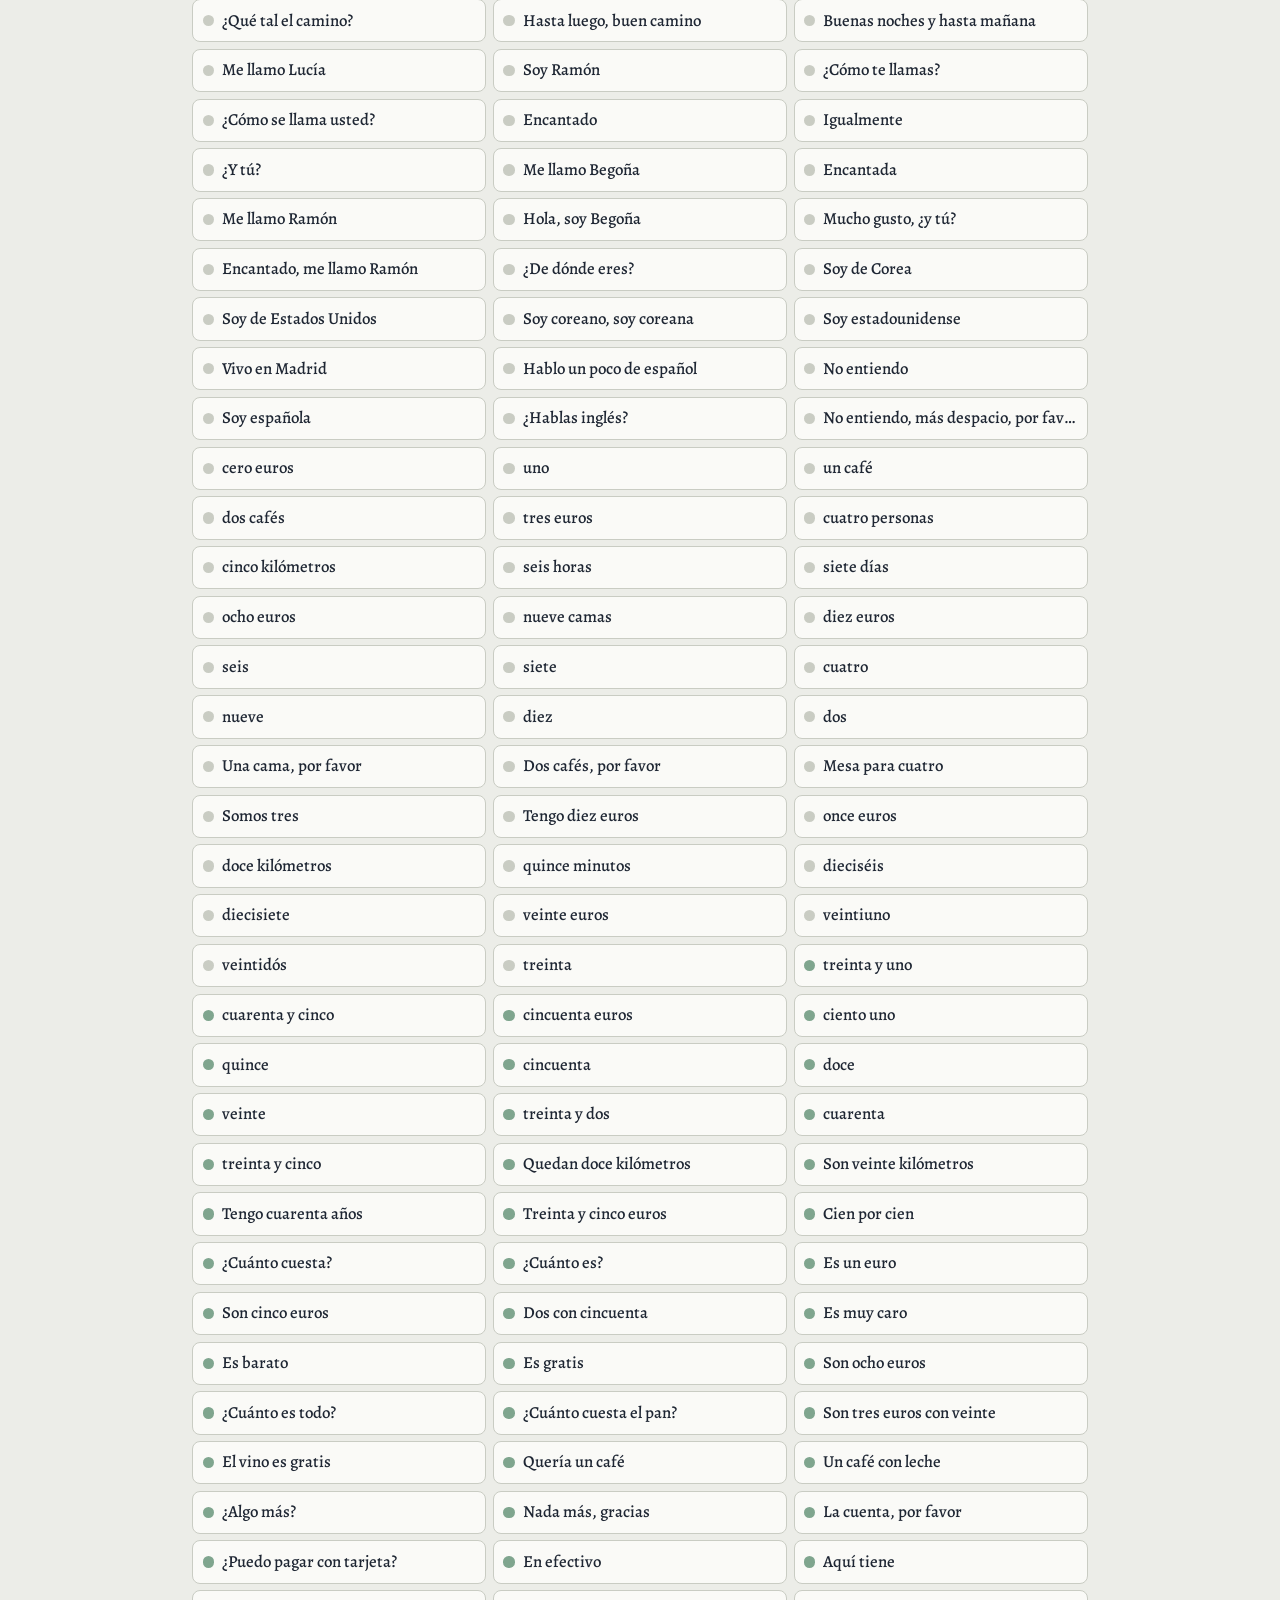
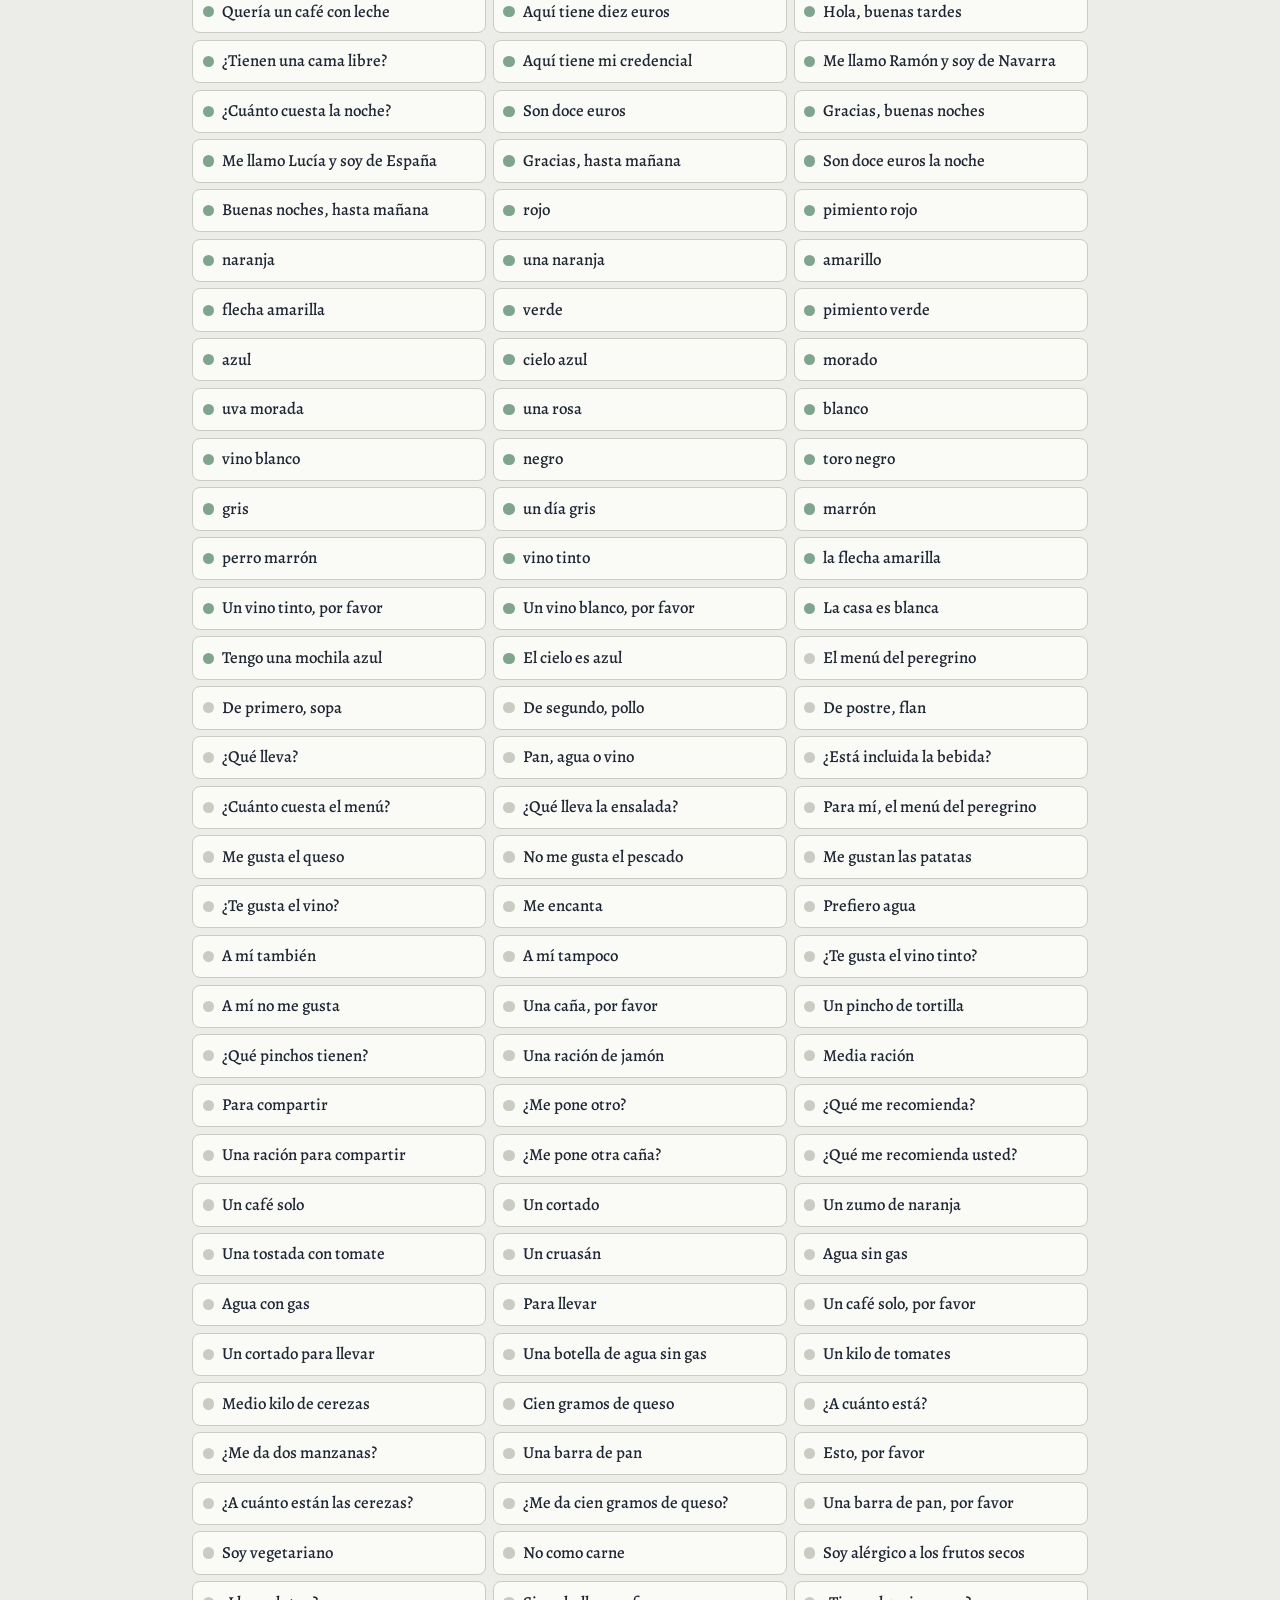
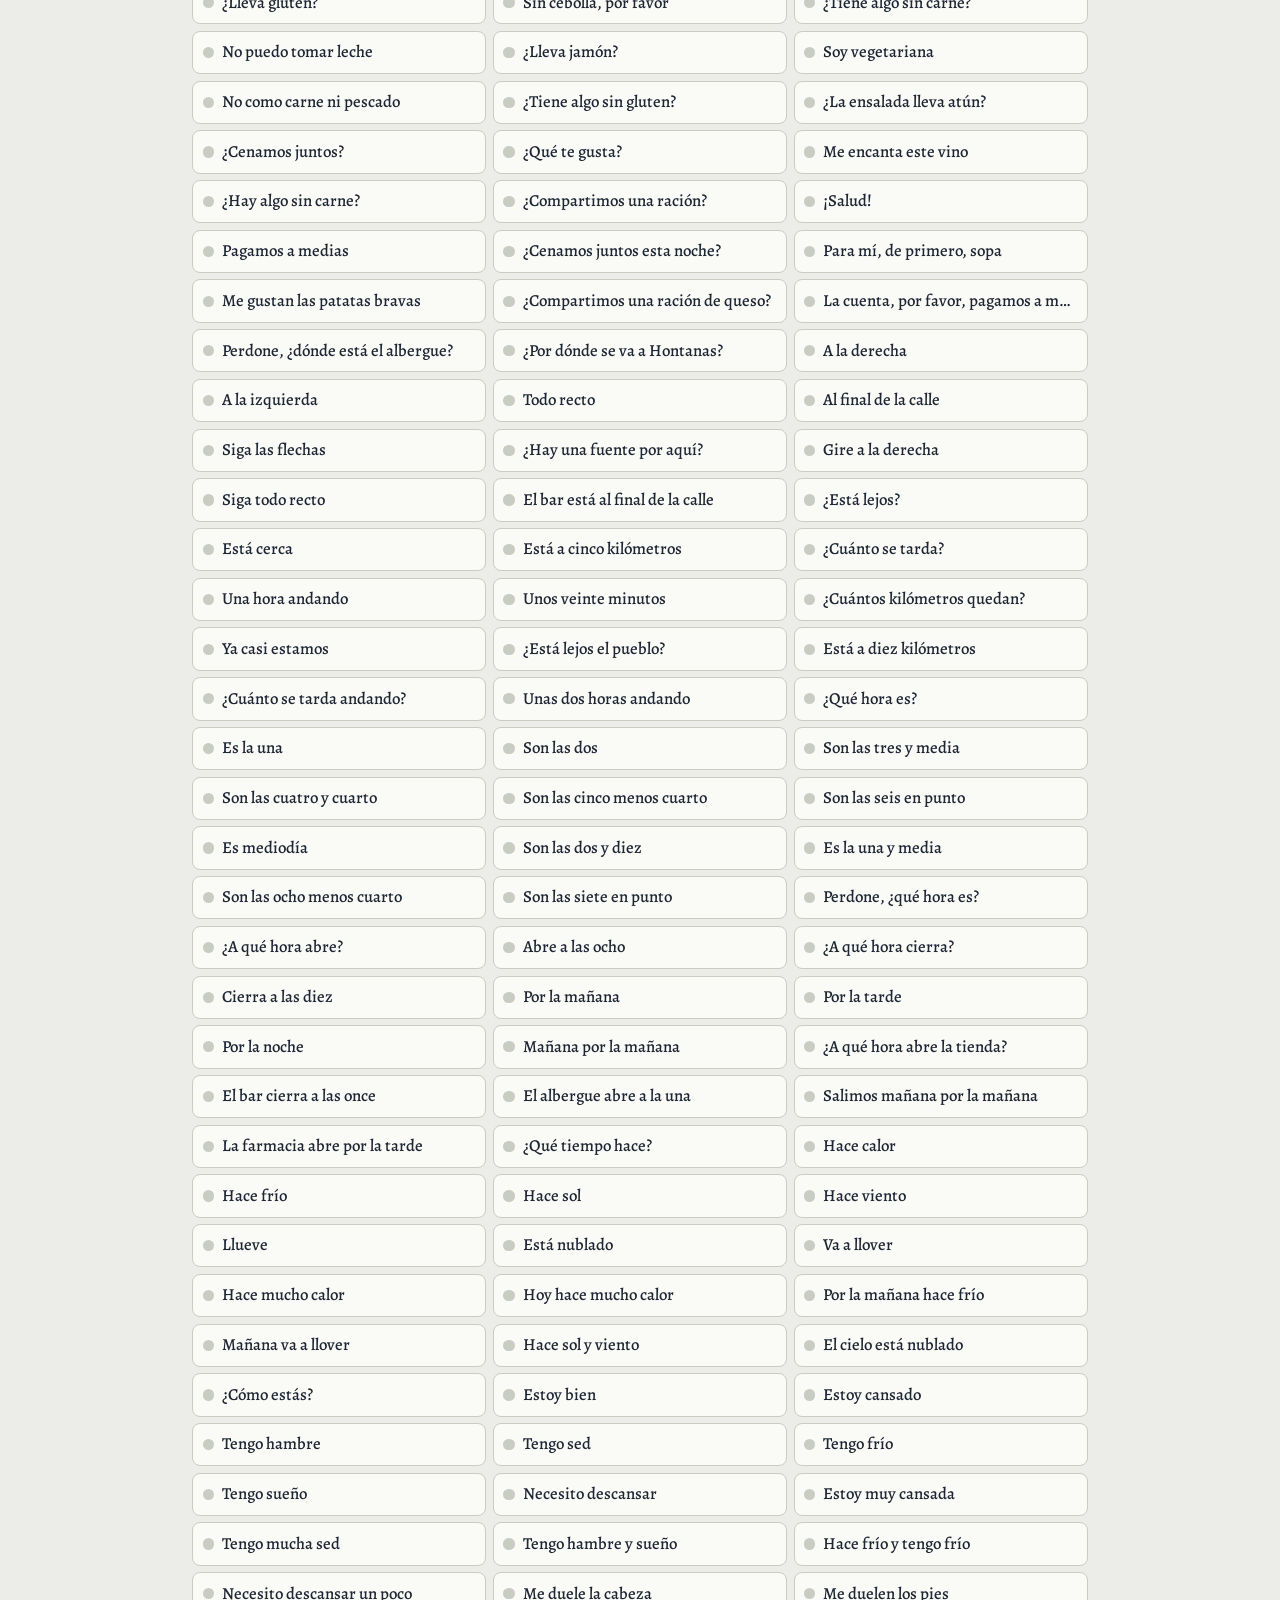
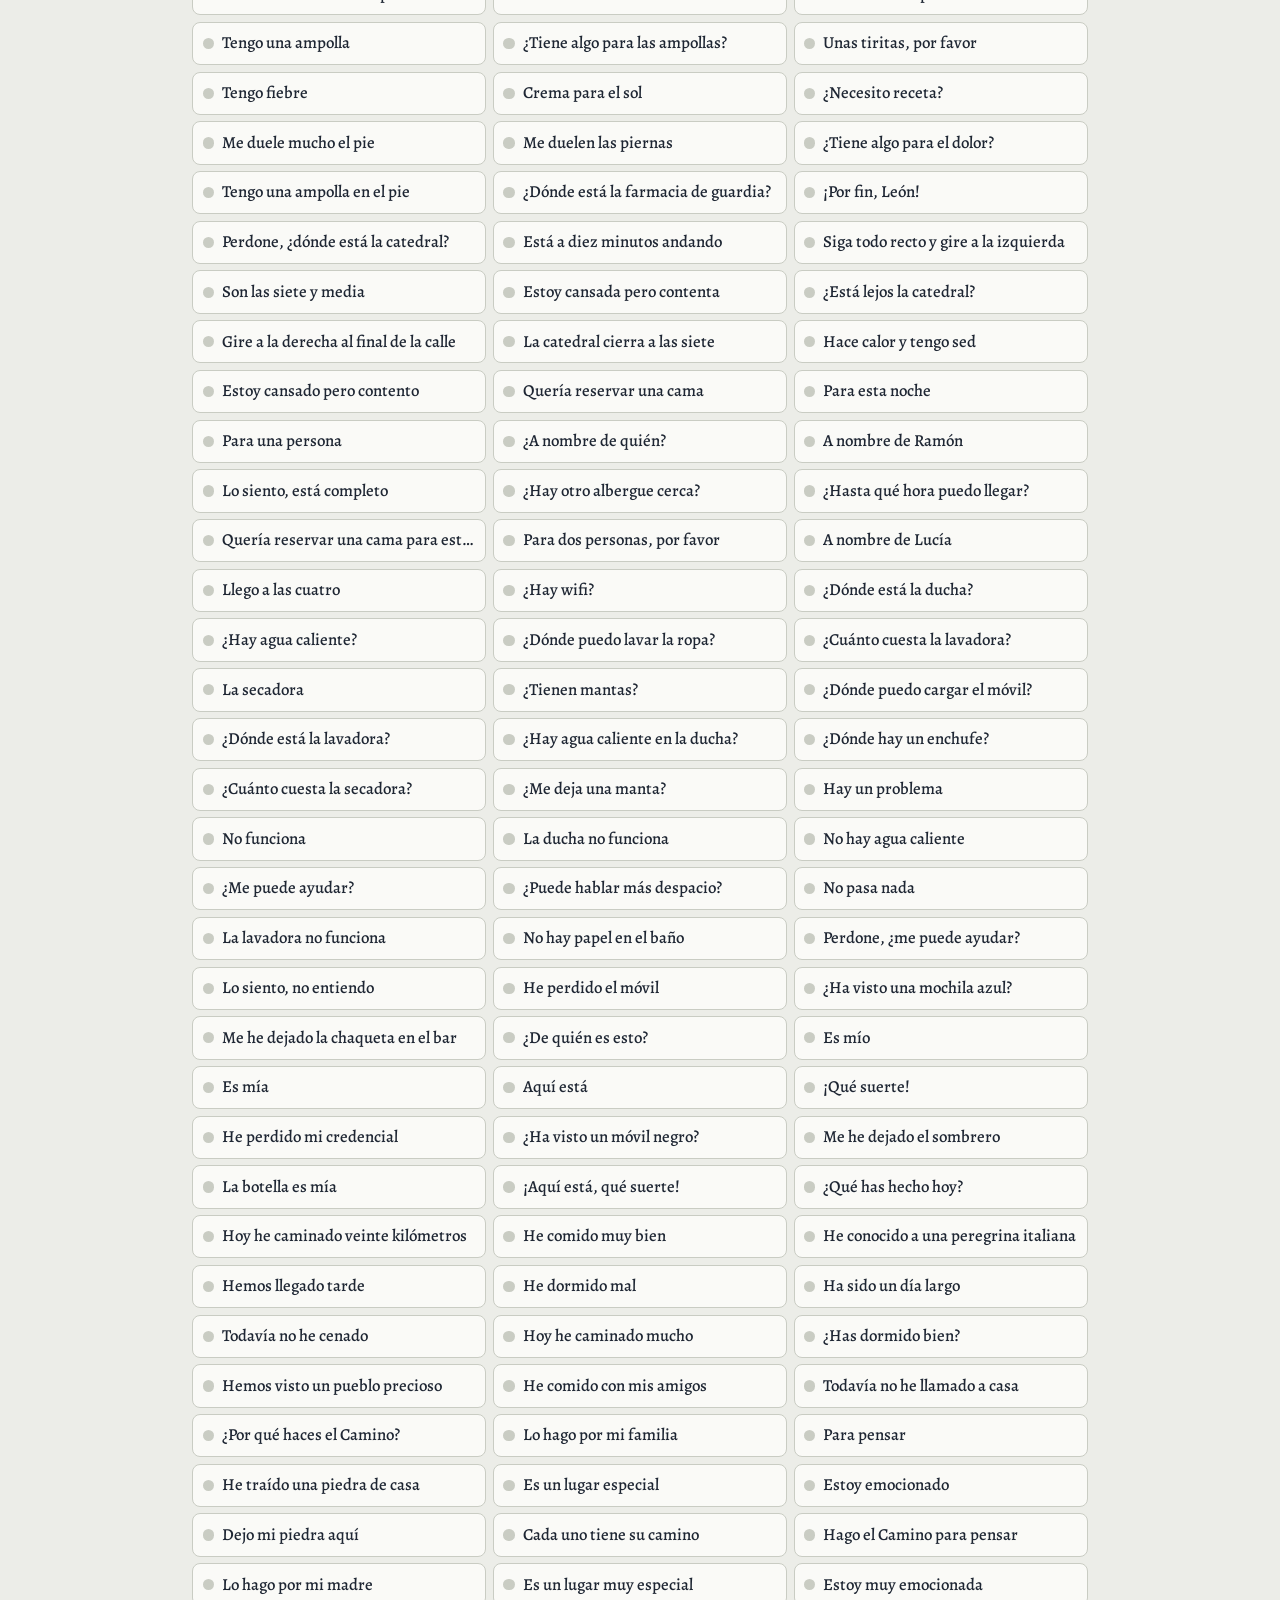
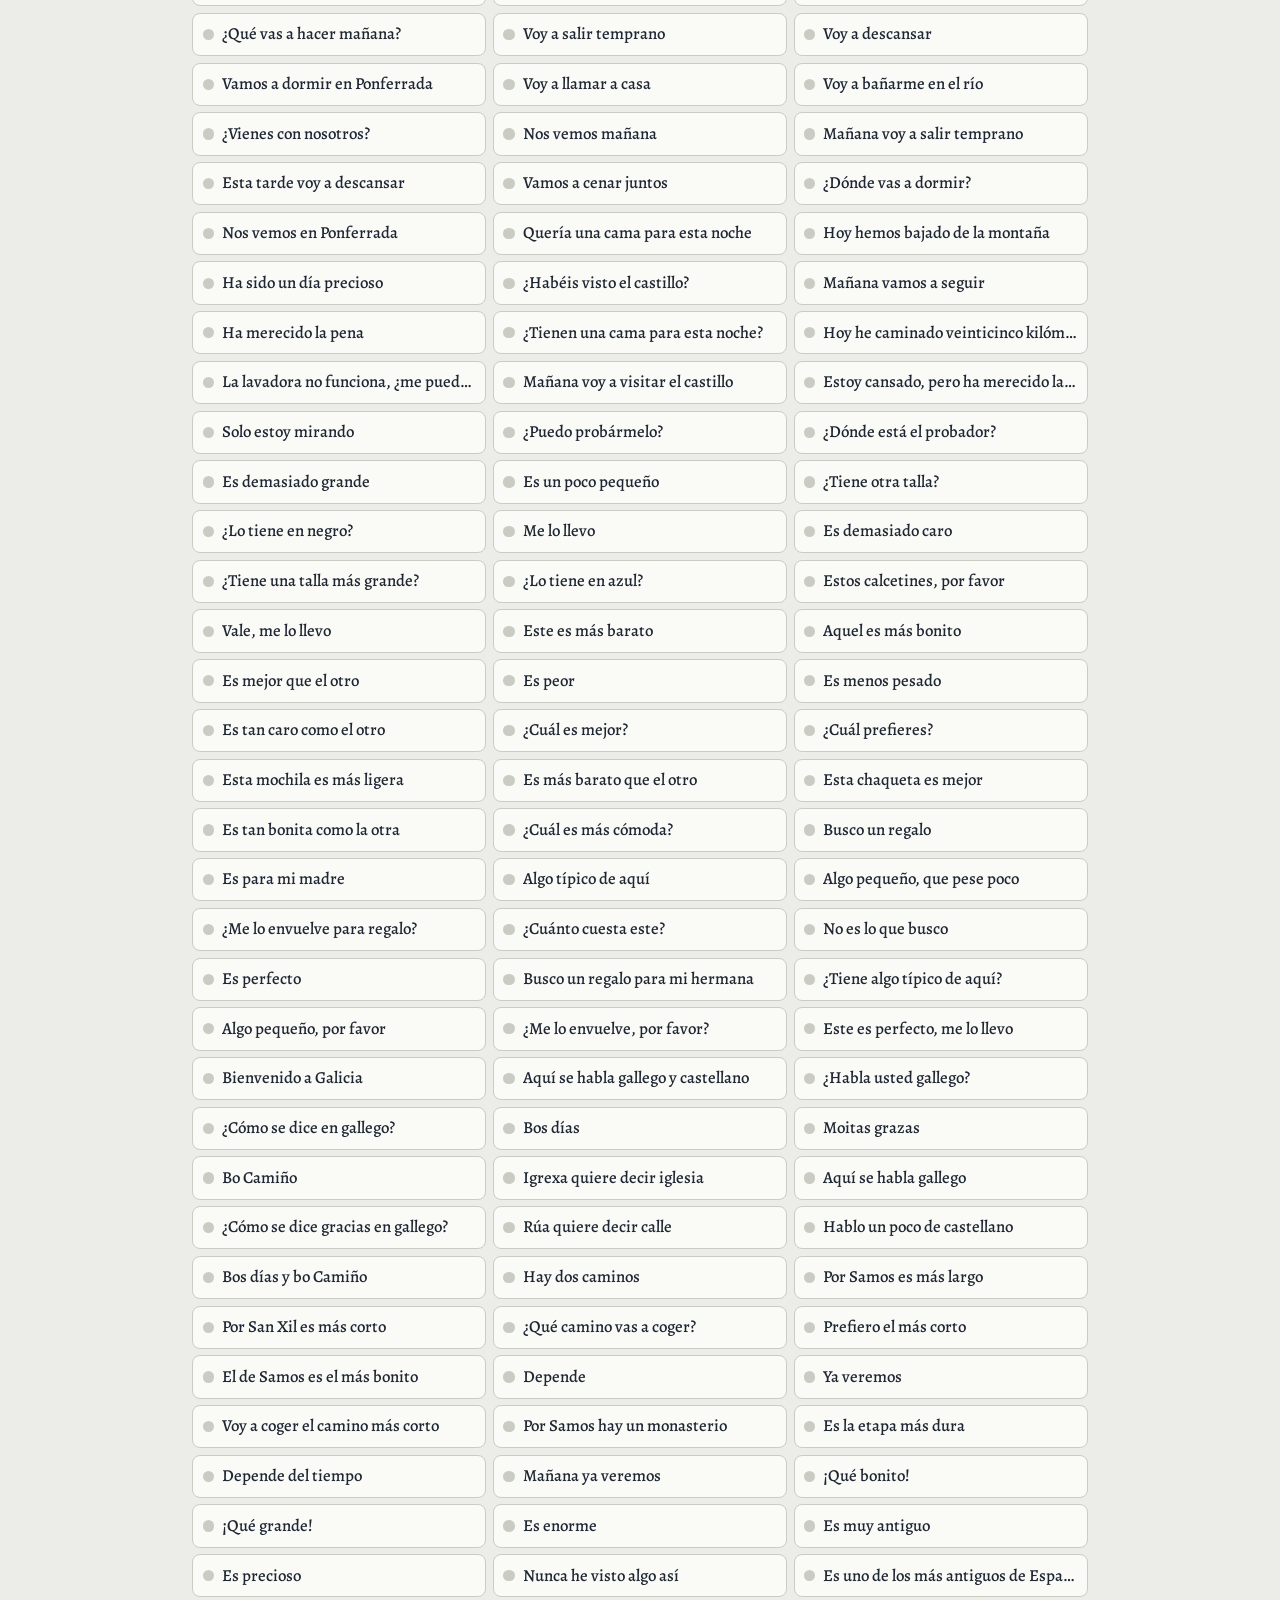
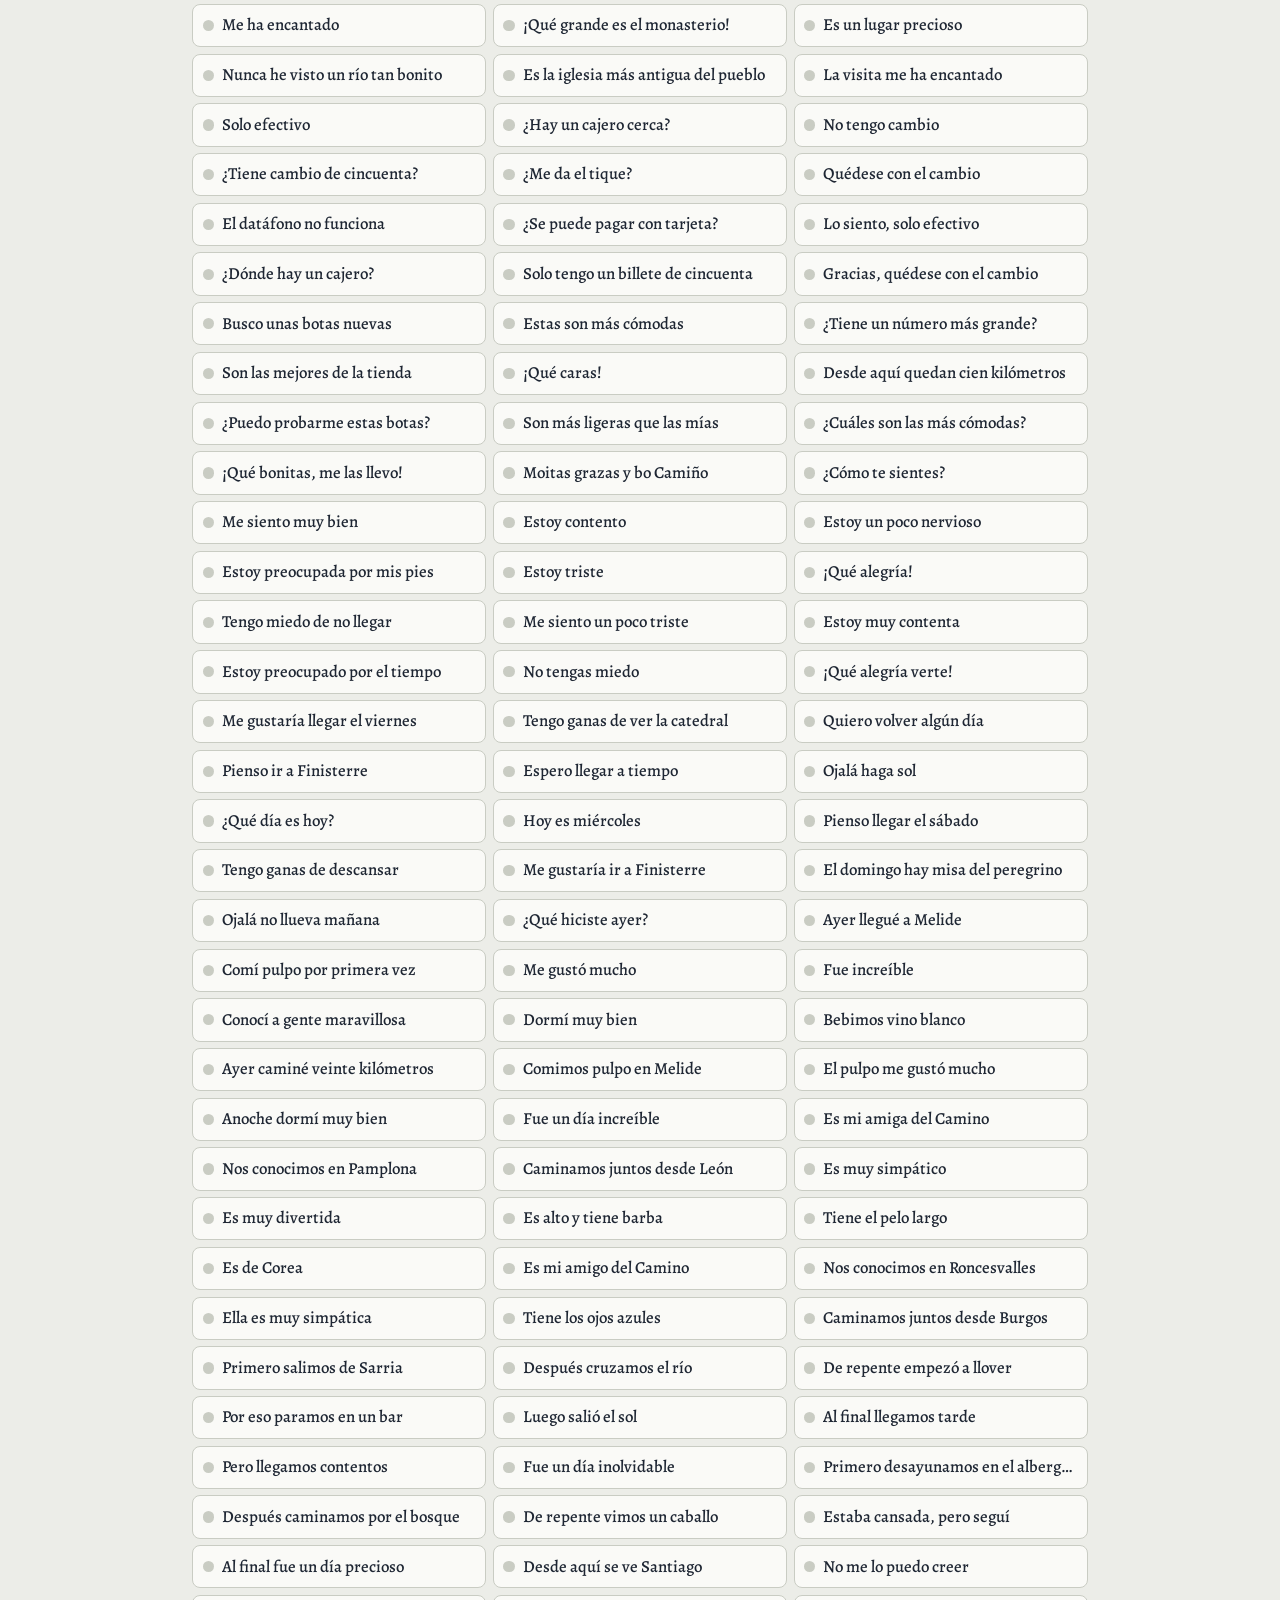
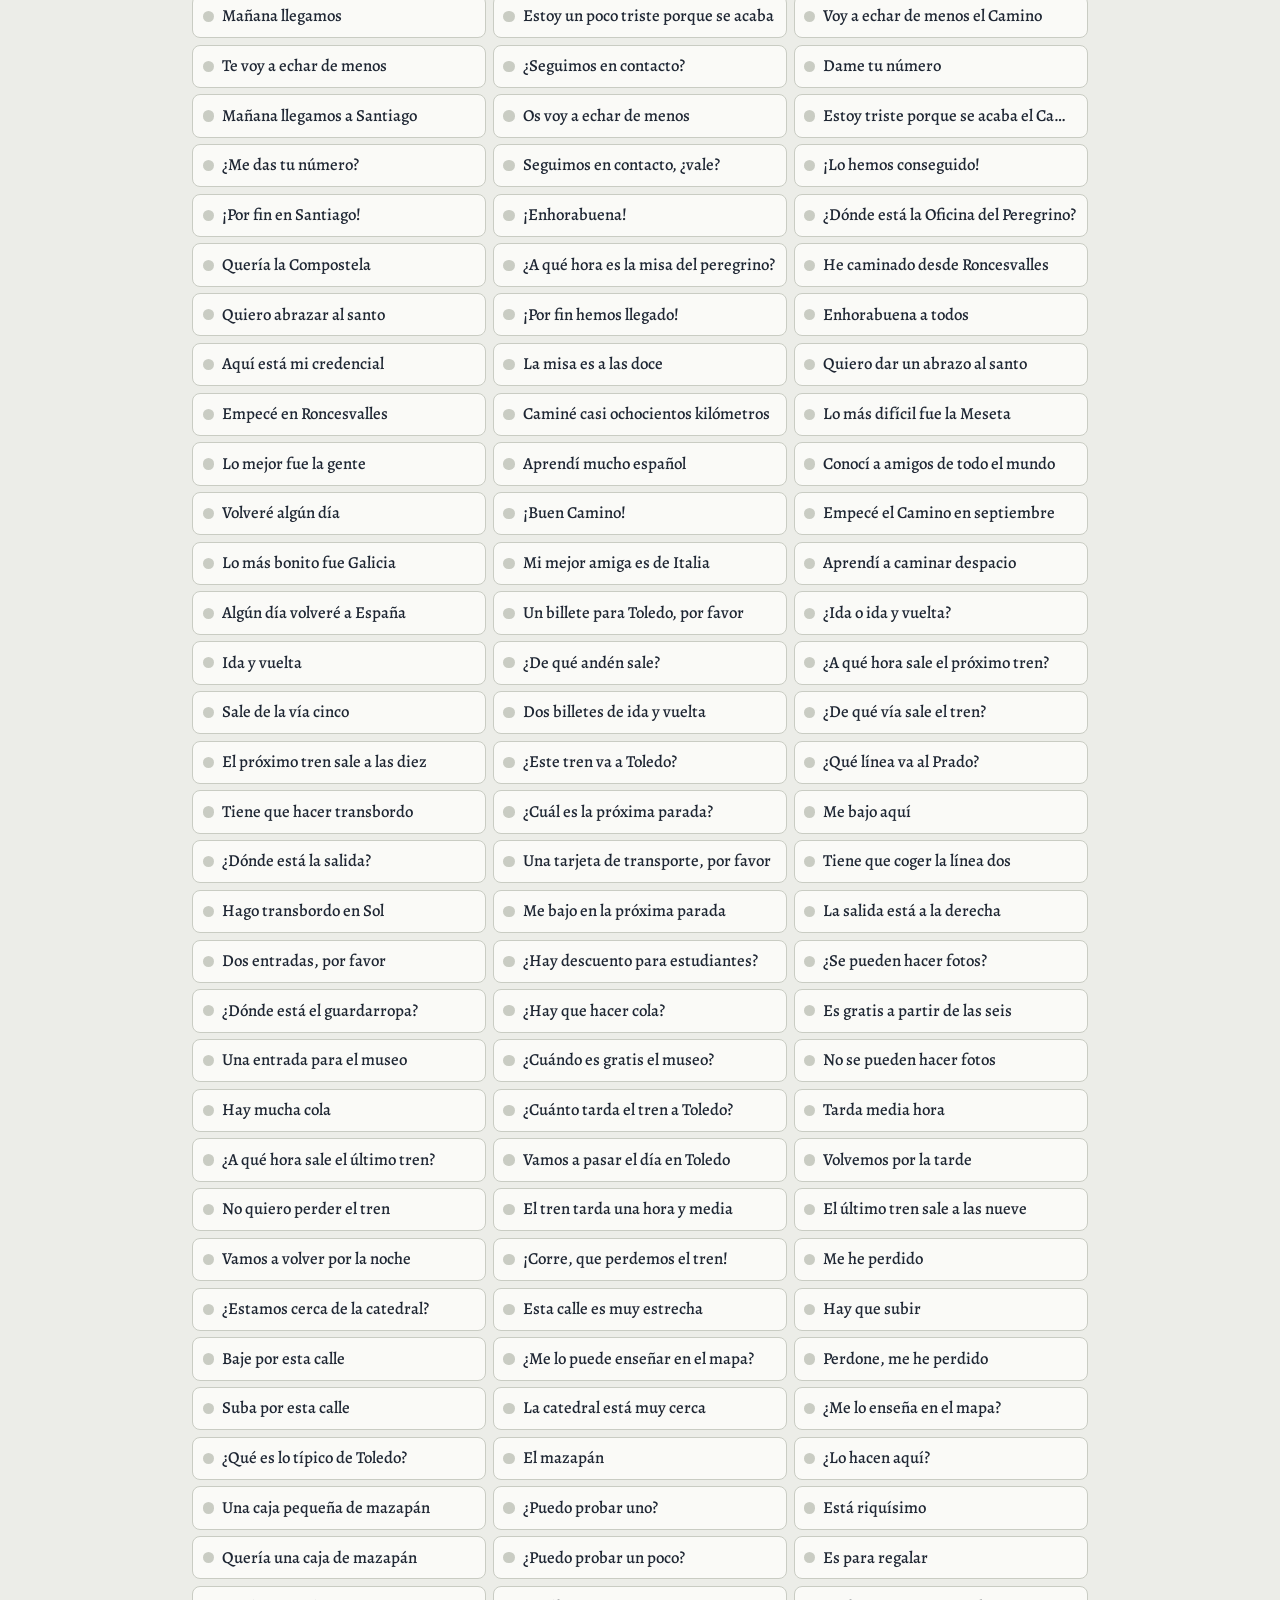
<file: record/index.html>
<!doctype html>
<html lang="ko">
<head>
<meta charset="utf-8">
<meta name="viewport" content="width=device-width, initial-scale=1">
<meta name="robots" content="noindex, nofollow">
<title>녹음실 - Buen Camino</title>
<link rel="icon" href="../favicon.svg" type="image/svg+xml">
<link rel="preconnect" href="https://fonts.googleapis.com"><link rel="preconnect" href="https://fonts.gstatic.com" crossorigin>
<link href="https://fonts.googleapis.com/css2?family=Alegreya:wght@500;600;700&family=IBM+Plex+Sans+KR:wght@400;500;600&display=swap" rel="stylesheet">
<link rel="stylesheet" href="../assets/style.css?v=21">
<link rel="stylesheet" href="../assets/record.css?v=21">
</head>
<body>
<div class="wrap">
  <header class="top">
    <a class="brand" href="../">Buen Camino <span class="rec-badge">녹음실</span></a>
    <div class="right"><nav><a href="../">사이트로</a></nav></div>
  </header>
  <main class="rec">
    <h1 class="rec-title">Buen Camino 소리 녹음</h1>
    <p class="lead">사이트에서 들리는 스페인어 소리를 하나씩 녹음해요. 목록은 구간과 과 순서로 나오고, 아직 녹음하지 않은 첫 말에서 시작해요. 녹음은 이 브라우저에 저장되니 여러 번에 나눠서 해도 되고, 일부만 올려도 돼요. 녹음이 없는 말은 기기 음성으로 대신 나와요.</p>
    <ul class="rec-tips">
      <li>사람 목소리로 녹음해도 되고 AI 목소리로 채워도 돼요. AI로 저장한 말도 나중에 녹음하면 사람 목소리로 바뀌어요.</li>
      <li>1구간의 소리 카드(a, ma, ca co cu 같은 것)는 글자 이름이 아니라 소리예요. AI에게도 그렇게 전해요.</li>
      <li>AI 목소리는 저장하기 전에 꼭 들어 보세요. 가끔 지시문을 소리 내어 읽거나 딴말을 해서 소리가 길어져요. 도구가 길이를 재서 걸러 내지만, 귀로 확인하는 것이 가장 확실해요.</li>
      <li>처음부터 끝까지 한 목소리, 같은 빠르기로 맞추는 것이 좋아요. 앞뒤 빈 소리와 음량은 도구가 자동으로 맞춰요.</li>
      <li>단축키: <kbd>스페이스</kbd> 녹음 시작과 끝, <kbd>P</kbd> 다시 듣기, <kbd>→</kbd> 다음, <kbd>←</kbd> 이전, <kbd>A</kbd> AI 목소리 만들기, <kbd>S</kbd> AI 목소리 저장</li>
    </ul>

    <section class="panel rec-ai" aria-labelledby="t-ai">
      <h2 id="t-ai">AI 목소리 설정</h2>
      <div class="rec-grid">
        <label class="wide">Gemini API 키
          <span class="row"><input id="key" type="password" autocomplete="off" spellcheck="false" placeholder="키를 붙여 넣어요"><button class="btn small go" id="keySave">저장</button><button class="btn small" id="keyClear">키 지우기</button></span>
          <small id="keyState"></small>
        </label>
        <label>목소리
          <span class="row"><select id="voice"></select><button class="btn small" id="preview">들어 보기</button></span>
          <small>처음부터 끝까지 한 목소리로 맞추는 것이 좋아요.</small>
        </label>
        <label>빠르기
          <select id="speed"><option value="slow">천천히</option><option value="bitslow" selected>조금 천천히</option><option value="normal">보통</option></select>
        </label>
        <label class="wide">모델
          <select id="model"></select>
          <small>모델마다 하루 한도와 분당 한도가 따로 있어요. 채우는 중에 한 모델이 하루 한도에 걸리면 다른 모델로 넘어가요. 한도는 태평양 시간 자정(인디애나 새벽 3시쯤)에 다시 채워져요.</small>
        </label>
        <label class="check"><input type="checkbox" id="castilian" checked> 스페인 표준 발음(마드리드 억양)으로</label>
        <label class="check"><input type="checkbox" id="hints" checked> 말마다 말투 안내(소리, 음절, 질문 등)도 AI에게 전하기</label>
      </div>
      <details class="rec-help"><summary>API 키 받는 법 (한 번만)</summary>
        <ol>
          <li><code>aistudio.google.com</code>에 Google 계정으로 로그인해요.</li>
          <li>Get API key를 누르고 Create API key로 키를 만들어요. 달토끼나 Pai Thiao 녹음실에서 쓰던 키를 그대로 써도 돼요.</li>
          <li>많이 만들 때는 무료 한도에 금방 걸릴 수 있어요. 그럴 때는 같은 화면에서 결제(유료 등급)를 켜면 돼요. 한도에 걸리면 도구가 잠깐 기다렸다가 다시 시도해요.</li>
          <li>키를 위 칸에 붙여 넣고 저장해요. 키는 이 브라우저에만 남고, 코드나 저장소, 내려받는 zip에는 들어가지 않아요.</li>
        </ol>
      </details>
    </section>

    <section class="panel rec-progress">
      <div class="row" style="justify-content:space-between">
        <strong id="count"></strong>
        <span class="row">
          <select id="filter" aria-label="상태"><option value="all">전체</option><option value="todo" selected>아직 안 한 것</option><option value="ai">AI로 한 것</option><option value="mic">녹음한 것</option><option value="check">들어 보고 확인할 것</option><option value="long">너무 긴 AI 소리</option></select>
          <select id="stretch" aria-label="구간"></select>
        </span>
      </div>
      <div class="rec-bar"><span id="barMic"></span><span id="barAi"></span><span id="barPub"></span></div>
      <small class="legend"><i class="mic"></i>녹음 <i class="ai"></i>AI <i class="pub"></i>이미 사이트에 올라간 것 <i class="check"></i>들어 보고 확인할 것 <i class="long"></i>너무 긴 AI 소리</small>
      <div class="row" style="margin-top:.6rem"><button class="btn small" id="purge" hidden></button></div>
    </section>

    <section class="panel rec-item" aria-live="polite">
      <div class="row" style="justify-content:space-between"><span id="pos" class="tag"></span><span id="status" class="tag"></span></div>
      <p class="rec-text es" id="text"></p>
      <p class="rec-ctx" id="ctx"></p>
      <p class="rec-kind" id="kind"></p>
      <div class="row rec-actions">
        <button class="btn" id="device">기기 음성 듣기</button>
        <button class="btn go" id="rec">녹음 시작</button>
        <button class="btn" id="play">다시 듣기</button>
        <button class="btn" id="aiMake">AI 목소리 만들기</button>
        <button class="btn" id="aiSave" disabled>AI 목소리 저장</button>
        <button class="btn" id="del">지우기</button>
        <button class="btn go" id="okCheck" hidden>확인했어요</button>
      </div>
      <div class="rec-meter" aria-hidden="true"><span id="meter"></span></div>
      <p class="feedback" id="msg"></p>
      <div class="nav-bottom"><button class="btn" id="prev">이전</button><button class="btn go" id="next">다음</button></div>
    </section>

    <section class="panel rec-batch">
      <h2>남은 말 AI로 한꺼번에 채우기</h2>
      <p>위에서 고른 구간 안에서, 아직 녹음도 AI도 없는 말을 차례로 만들어 저장해요. 만든 소리가 말에 비해 너무 길면(AI가 지시문을 읽은 경우) 모델과 지시문을 바꿔 가며 여섯 번까지 다시 만들어요. 그래도 길면 마지막 말만 잘라 내서 저장하고 "들어 보고 확인할 것"으로 표시해요. 한 모델이 하루 한도에 걸리면 다른 모델로 넘어가요. 분당 한도에 맞춰 천천히 진행하고, 모든 모델이 하루 한도에 걸리면 멈춰요. 중간에 멈춰도 만든 것은 남아요. 다 채운 뒤 몇 개를 골라 들어 보고, 이상한 것만 다시 만들면 돼요.</p>
      <div class="row"><button class="btn go" id="batch">채우기 시작</button><button class="btn" id="batchStop" disabled>멈추기</button><span id="batchMsg"></span></div>
    </section>

    <section class="panel rec-export">
      <h2>사이트에 올리기</h2>
      <p>GitHub 웹 화면에서는 한 번에 파일 100개까지만 올릴 수 있어서, 소리를 정한 개수씩 나눠 여러 zip으로 받아요. 각 zip을 풀면 <code>assets/audio/es/</code>의 소리 파일들과 <code>assets/audio/manifest.js</code> 하나가 나와요. 저장소 맨 위(index.html이 있는 곳)에 그대로 올리면 돼요.</p>
      <p><strong>1번부터 순서대로</strong> 올려 주세요. 뒤 번호 zip의 manifest.js에는 앞 번호의 소리 목록까지 모두 들어 있어서, 순서대로 올리면 중간에 멈춰도 사이트는 정상으로 작동해요. 이미 사이트에 올라간 소리는 빼고 담아요. 다만 올라간 말을 다시 녹음하거나 다시 만든 것은 함께 담아요. 너무 긴 AI 소리는 담지 않아요.</p>
      <div class="row"><label for="chunk">zip 하나에 담을 소리 수</label><input id="chunk" type="number" min="10" max="99" value="90" style="width:5rem"><label><input type="checkbox" id="incPub"> 이미 올라간 소리도 다시 담기</label></div>
      <div class="row" style="margin-top:.6rem"><button class="btn go" id="export">zip 나누기</button><span id="exportMsg"></span></div>
      <div id="parts" style="margin-top:.6rem"></div>
    </section>

    <section class="rec-list-wrap">
      <h2>목록 <small class="muted" id="listNote"></small></h2>
      <ol class="rec-list" id="list"></ol>
    </section>
  </main>
</div>
<script src="../assets/audio/manifest.js"></script>
<script src="../assets/common.js?v=21"></script>
<script src="../assets/tramo-1-data.js?v=21"></script>
<script src="../assets/tramo-1-lessons.js?v=21"></script>
<script src="../assets/tramo-2-data.js?v=21"></script>
<script src="../assets/tramo-2-lessons.js?v=21"></script>
<script src="../assets/tramo-3-data.js?v=21"></script>
<script src="../assets/tramo-3-lessons.js?v=21"></script>
<script src="../assets/tramo-4-data.js?v=21"></script>
<script src="../assets/tramo-4-lessons.js?v=21"></script>
<script src="../assets/tramo-5-data.js?v=21"></script>
<script src="../assets/tramo-5-lessons.js?v=21"></script>
<script src="../assets/tramo-6-data.js?v=21"></script>
<script src="../assets/tramo-6-lessons.js?v=21"></script>
<script src="../assets/tramo-7-data.js?v=21"></script>
<script src="../assets/tramo-7-lessons.js?v=21"></script>
<script src="../assets/tramo-8-data.js?v=21"></script>
<script src="../assets/tramo-8-lessons.js?v=21"></script>
<script src="../assets/vendor/lame.min.js"></script>
<script src="../assets/vendor/jszip.min.js"></script>
<script src="../assets/record.js?v=21"></script>
</body>
</html>
</file>
<file: assets/style.css>
[hidden]{display:none!important}
:root{
  --stone:#ECEDE8; --paper:#FAFAF7; --ink:#1E2633; --muted:#5C6675;
  --camino:#1F4B8E; --camino-soft:#DCE4F1; --flecha:#F2B705; --sello:#8C2F4E;
  --ok:#2E6B47; --line:#C9CCC3;
  --serif:"Alegreya",Georgia,"Times New Roman",serif;
  --sans:"IBM Plex Sans KR","Apple SD Gothic Neo","Malgun Gothic",system-ui,sans-serif;
}
*{box-sizing:border-box}
html{-webkit-text-size-adjust:100%}
body{margin:0;background:var(--stone);color:var(--ink);font:400 1.0625rem/1.7 var(--sans)}
a{color:var(--camino)}
img{max-width:100%;height:auto}
:focus-visible{outline:3px solid var(--flecha);outline-offset:3px;border-radius:4px}
.wrap{max-width:68rem;margin:0 auto;padding:0 1.25rem}
.es{font-family:var(--serif);font-weight:500}

/* header */
.top{display:flex;align-items:center;justify-content:space-between;gap:1rem;padding:1rem 0}
.brand{font:700 1.35rem/1 var(--serif);color:var(--camino);text-decoration:none;display:flex;align-items:center;gap:.5rem}
.top nav{display:flex;gap:1.1rem;flex-wrap:wrap}
.top nav a{color:var(--ink);text-decoration:none;font-size:.95rem}
.top nav a:hover{text-decoration:underline}

/* hero */
.hero{padding:2.5rem 0 1rem}
.hero h1{font:700 clamp(3.2rem,8vw,6rem)/.95 var(--serif);color:var(--camino);margin:0;letter-spacing:-.01em}
.hero .sub{font-size:clamp(1.1rem,2.4vw,1.35rem);margin:.9rem 0 1.6rem;max-width:34rem}
.actions{display:flex;gap:.75rem;flex-wrap:wrap}
.btn{display:inline-block;border:2px solid var(--ink);background:transparent;color:var(--ink);font:600 1rem/1 var(--sans);padding:.85rem 1.3rem;border-radius:999px;text-decoration:none;cursor:pointer}
.btn.go{background:var(--flecha);border-color:var(--flecha)}
.btn.go:hover{background:#E0A800;border-color:#E0A800}
.btn:hover{background:var(--paper)}
.btn[disabled]{opacity:.45;cursor:not-allowed}
.btn.small{padding:.55rem .95rem;font-size:.92rem}
.route{margin:2.2rem 0 0;overflow-x:auto}
.route svg{display:block;min-width:640px;width:100%;height:auto}

/* sections */
section{padding:2.6rem 0}
h2{font:700 clamp(1.7rem,4vw,2.3rem)/1.2 var(--serif);margin:0 0 .4rem}
.lead{color:var(--muted);margin:0 0 1.5rem;max-width:40rem}

.tramos{list-style:none;margin:0;padding:0;border-left:4px solid var(--flecha);margin-left:.6rem}
.tramos li{position:relative;padding:0 0 1.5rem 1.6rem}
.tramos li::before{content:"";position:absolute;left:-.62rem;top:.45rem;width:.9rem;height:.9rem;border-radius:50%;background:var(--stone);border:3px solid var(--camino)}
.tramos li.open::before{background:var(--camino)}
.tramos .name{font:600 1.25rem/1.3 var(--serif)}
.tramos .name a{color:var(--camino)}
.tramos .what{color:var(--muted);font-size:.97rem}
.tag{display:inline-block;font-size:.8rem;padding:.1rem .55rem;border-radius:999px;background:var(--line);color:var(--ink);margin-left:.4rem;vertical-align:middle}
.tag.open{background:var(--camino);color:#fff}

.two{display:grid;grid-template-columns:repeat(auto-fit,minmax(16rem,1fr));gap:1rem}
.room{background:var(--paper);border-radius:14px;padding:1.3rem 1.4rem;border:1px solid var(--line)}
.room h3{margin:0 0 .3rem;font:600 1.2rem/1.3 var(--serif)}
.room p{margin:0;color:var(--muted);font-size:.97rem}

.friends{display:grid;grid-template-columns:repeat(auto-fit,minmax(15rem,1fr));gap:1.6rem}
.friend{display:flex;flex-direction:column;gap:.6rem}
.friend .full{display:block;height:11rem;width:auto;max-width:100%;object-fit:contain;object-position:left bottom}
.avatar{flex:0 0 auto;width:5rem;height:5rem;border-radius:50%;overflow:hidden}
.avatar img{display:block;width:100%;height:100%}
.friend h3{margin:0;font:600 1.15rem/1.3 var(--serif)}
.friend p{margin:.15rem 0 0;font-size:.96rem;color:var(--muted)}

/* credencial: the signature element */
.credencial{background:var(--paper);border:1px solid var(--line);border-radius:6px;padding:1.4rem;box-shadow:0 1px 0 var(--line)}
.credencial header{display:flex;justify-content:space-between;align-items:baseline;flex-wrap:wrap;gap:.5rem;border-bottom:2px dashed var(--line);padding-bottom:.8rem;margin-bottom:1rem}
.credencial header strong{font:700 1.3rem/1 var(--serif);color:var(--camino)}
.sellos{display:grid;grid-template-columns:repeat(4,1fr);gap:.6rem}
@media (min-width:900px){.sellos{grid-template-columns:repeat(8,1fr)}}
.sello{aspect-ratio:1;border:1px dashed var(--line);border-radius:4px;display:grid;place-items:center;text-align:center;padding:.4rem;font-size:.78rem;color:var(--muted)}
.sello svg{width:88%;height:auto}
.sello.has{border-style:solid;border-color:transparent}

.guide-grid{display:grid;grid-template-columns:repeat(2,1fr);gap:1.6rem 2.5rem;margin-top:1rem}
.guide h3{font:600 1.15rem/1.3 var(--serif);margin:0 0 .3rem}
.guide p{margin:0}
footer{padding:2.5rem 0 3rem;color:var(--muted);font-size:.9rem}

/* lesson */
.steps{display:flex;gap:.4rem;list-style:none;padding:0;margin:1rem 0 1.6rem;flex-wrap:wrap}
.steps li{flex:1 1 7rem;font-size:.85rem;padding:.45rem .6rem;border-top:4px solid var(--line);color:var(--muted)}
.steps li.now{border-color:var(--flecha);color:var(--ink);font-weight:600}
.steps li.done{border-color:var(--camino)}
.panel{background:var(--paper);border:1px solid var(--line);border-radius:14px;padding:clamp(1.2rem,3vw,2rem)}
.panel h2{font-size:1.6rem}
.say{display:flex;gap:.7rem;align-items:flex-start;background:var(--camino-soft);border-radius:12px;padding:.9rem 1rem;margin:1rem 0}
.say .avatar{width:4rem;height:4rem;box-shadow:0 0 0 2px #fff}
.say p{margin:0}
.vowels{display:grid;grid-template-columns:repeat(5,1fr);gap:.6rem;margin:1rem 0}
.vowel{background:#fff;border:2px solid var(--line);border-radius:12px;padding:.8rem .3rem;text-align:center;cursor:pointer;font:inherit;color:inherit}
.vowel:hover{border-color:var(--camino)}
.vowel .big{display:block;font:700 2.6rem/1 var(--serif);color:var(--camino)}
.vowel .ko{display:block;font-size:.9rem;margin-top:.35rem}
.vowel .ex{display:block;font:500 1rem/1.3 var(--serif);color:var(--muted);margin-top:.2rem}
.choices{display:flex;gap:.6rem;flex-wrap:wrap;margin:1rem 0}
.choice{font:600 1.5rem/1 var(--serif);padding:.8rem 1.3rem;border-radius:12px;border:2px solid var(--line);background:#fff;cursor:pointer;color:var(--ink);min-width:5rem}
.choice:hover{border-color:var(--camino)}
.choice.right{border-color:var(--ok);background:#E3F0E7}
.choice.wrong{border-color:var(--sello);background:#F5E3E8}
.play{display:inline-flex;align-items:center;gap:.5rem}
.play svg{width:1.1rem;height:1.1rem}
.fill{font:600 2.4rem/1.2 var(--serif);letter-spacing:.12em;margin:1rem 0}
.fill .blank{display:inline-block;min-width:1.1em;border-bottom:3px solid var(--flecha);text-align:center;color:var(--camino)}
.feedback{min-height:1.5rem;margin:.6rem 0;font-weight:500}
.feedback.ok{color:var(--ok)} .feedback.no{color:var(--sello)}
.row{display:flex;gap:.6rem;flex-wrap:wrap;align-items:center}
.speak-item{border-bottom:1px solid var(--line);padding:.9rem 0}
.speak-item .es{font-size:1.6rem;color:var(--camino)}
.speak-item small{display:block;color:var(--muted)}
.result{font-size:.95rem;margin-top:.3rem}
.nav-bottom{display:flex;justify-content:space-between;gap:.6rem;margin-top:1.4rem;flex-wrap:wrap}
.etapas{list-style:none;padding:0;margin:0;display:grid;gap:.6rem}
.etapas a,.etapas .locked{display:flex;justify-content:space-between;gap:1rem;align-items:center;background:var(--paper);border:1px solid var(--line);border-radius:12px;padding:.9rem 1.1rem;text-decoration:none;color:var(--ink)}
.etapas a:hover{border-color:var(--camino)}
.etapas .locked{opacity:.6}
.etapas .nm{font:600 1.15rem/1.3 var(--serif)}
.etapas .tp{font-size:.92rem;color:var(--muted)}
.words{list-style:none;padding:0;margin:.8rem 0}
.words li{padding:.3rem 0}
@media (max-width:520px){
  .vowels{grid-template-columns:repeat(3,1fr)}
  .vowel .big{font-size:2.2rem}
}
@media (prefers-reduced-motion:reduce){*{transition:none!important;animation:none!important}}
.top .right{display:flex;align-items:center;gap:1.1rem;flex-wrap:wrap;justify-content:flex-end}
.lang-btn{font:600 .9rem/1 var(--sans);padding:.45rem .85rem;border-radius:999px;border:2px solid var(--camino);background:transparent;color:var(--camino);cursor:pointer}
.lang-btn:hover{background:var(--camino);color:#fff}

/* coffee */
.coffee{display:grid;grid-template-columns:auto 1fr;gap:1.4rem;align-items:center;background:var(--paper);border:1px solid var(--line);border-radius:14px;padding:1.6rem;}
.coffee .cup{width:4.5rem;height:auto}
.coffee h2{font-size:clamp(1.4rem,3.2vw,1.8rem)}
.coffee p{margin:.2rem 0 1rem;color:var(--muted);max-width:44rem}
footer a{color:var(--muted)}
footer .links{display:flex;gap:1.2rem;flex-wrap:wrap}
@media (max-width:520px){.coffee{grid-template-columns:1fr}}

.hero-grid{display:grid;grid-template-columns:1.1fr .9fr;gap:1.5rem;align-items:end}
.trio{display:block;width:auto;max-width:100%;max-height:21rem;height:auto;justify-self:end}
@media (max-width:760px){.hero-grid{grid-template-columns:1fr}.trio{max-height:16rem;justify-self:center}}
.brand{white-space:nowrap}
@media (max-width:520px){.top nav{display:none}}

@media (max-width:640px){.guide-grid{grid-template-columns:1fr}}

/* lesson pages: one centered column */
#app{max-width:52rem;margin:0 auto;padding-bottom:2rem}
.units{display:grid;grid-template-columns:repeat(var(--cols,5),1fr);gap:.6rem;margin:1rem 0}
.unit{display:flex;flex-direction:column;gap:.35rem}
.unit .vowel{width:100%;flex:1}
.ex-btn{background:#fff;border:2px solid var(--line);border-radius:10px;padding:.45rem .3rem;font-size:1.05rem;color:var(--muted);cursor:pointer}
.ex-btn:hover{border-color:var(--camino);color:var(--camino)}
#app + footer{max-width:52rem;margin:0 auto}
@media (max-width:640px){.units{grid-template-columns:repeat(3,1fr)}}
@media (max-width:640px){.steps{flex-wrap:nowrap}.steps li{flex:1 1 0;min-width:0}.steps li:not(.now) span{display:none}.steps li.now{flex:3 1 0}}
/* today's steps */
.sr{position:absolute;width:1px;height:1px;overflow:hidden;clip:rect(0 0 0 0)}
.hoy-input{width:100%;font-size:1.8rem;padding:.6rem .9rem;border:2px solid var(--line);border-radius:12px;background:#fff;color:var(--ink);margin:.4rem 0 .6rem}
.hoy-input:focus{border-color:var(--camino);outline:none}
.keys .key{font-size:1.2rem;padding:.45rem .7rem;min-width:2.6rem}
.hoy-dots{display:flex;gap:.4rem;margin-top:.7rem}
.hoy-dots span{flex:1;height:6px;border-radius:3px;background:var(--line)}
.hoy-dots span.now{background:var(--flecha)}.hoy-dots span.ok{background:var(--camino)}.hoy-dots span.no{background:var(--sello)}
.hoy-mark{display:inline-block;font-size:.8rem;padding:.1rem .55rem;border-radius:999px;color:#fff;min-width:4.5rem;text-align:center}
.hoy-mark.ok{background:var(--camino)}.hoy-mark.no{background:var(--sello)}
.room a.room-link{color:inherit;text-decoration:none}
a.room{display:block;color:inherit;text-decoration:none}
a.room:hover{border-color:var(--camino)}

/* stretch 2: phrases, meaning choices, sentence tiles */
.credencial header.second{margin-top:1.4rem}
.phrases{list-style:none;padding:0;margin:1rem 0;display:grid;gap:.5rem}
.phrases li{display:flex;justify-content:space-between;align-items:center;gap:1rem;background:#fff;border:1px solid var(--line);border-radius:12px;padding:.75rem 1rem}
.phrases .ph{display:block;font-size:1.45rem;color:var(--camino)}
.phrases .pm{display:block;color:var(--ink)}
.phrases small{display:block;color:var(--muted);font-size:.9rem}
.choices.meanings{flex-direction:column}
.choices.meanings .choice{font:500 1.1rem/1.4 var(--sans);text-align:left;width:100%}
.build-line{min-height:3.6rem;border:2px dashed var(--line);border-radius:12px;padding:.5rem;display:flex;flex-wrap:wrap;gap:.4rem;align-items:center;margin:1rem 0 .6rem;background:#fff}
.build-pool{display:flex;flex-wrap:wrap;gap:.5rem}
.tile{font:600 1.3rem/1 var(--serif);padding:.6rem .9rem;border-radius:10px;border:2px solid var(--line);background:#fff;color:var(--ink);cursor:pointer}
.tile:hover:not([disabled]){border-color:var(--camino)}
.tile[disabled]{opacity:.3;cursor:default}
.tile.on{border-color:var(--camino);color:var(--camino)}
.build-line .tile[disabled]{opacity:1}
.ph-hint{color:var(--muted);font-size:.95rem;padding:0 .4rem}

/* colors */
.swatch{display:block;width:3rem;height:3rem;border-radius:50%;margin:.1rem auto .35rem;border:2px solid rgba(0,0,0,.18)}
.vowel .cw{display:block;font-size:1.25rem;color:var(--camino)}
.choice.sw{padding:.6rem;min-width:0}
.choice.sw .swatch{width:3.6rem;height:3.6rem;margin:0}
</file>
<file: assets/record.css>
.rec{max-width:56rem;margin:0 auto;padding-bottom:3rem}
.rec-title{font:700 clamp(2rem,5vw,2.8rem)/1.1 var(--serif);color:var(--camino);margin:1rem 0 .4rem}
.rec-badge{font:600 .8rem/1 var(--sans);background:var(--flecha);color:var(--ink);padding:.25rem .5rem;border-radius:999px;vertical-align:middle;margin-left:.3rem}
.rec-tips{margin:0 0 1.4rem;padding-left:1.2rem;color:var(--muted)}
.rec-tips li{margin:.25rem 0}
kbd{font:600 .8rem var(--sans);background:#fff;border:1px solid var(--line);border-bottom-width:2px;border-radius:5px;padding:.05rem .35rem}
.rec .panel{margin-bottom:1rem}
.rec h2{font-size:1.35rem;margin:0 0 .8rem}
.rec-grid{display:grid;grid-template-columns:repeat(2,1fr);gap:1rem 1.4rem}
.rec-grid .wide{grid-column:1/-1}
.rec-grid label{display:flex;flex-direction:column;gap:.35rem;font-weight:600}
.rec-grid small{font-weight:400;color:var(--muted);font-size:.85rem}
.rec-grid input[type=password],.rec-grid select,.rec select{font:inherit;font-weight:400;padding:.5rem .6rem;border:2px solid var(--line);border-radius:10px;background:#fff;min-width:0}
.rec-grid input[type=password],.rec-grid .row select{flex:1}
.rec-grid .row{flex-wrap:nowrap}
.rec-grid .row{flex-wrap:nowrap}
.rec-grid label.check{flex-direction:row;align-items:center;font-weight:500}
.rec-help{margin-top:1rem}
.rec-help summary{cursor:pointer;font-weight:600}
.rec-bar{display:flex;height:10px;border-radius:5px;overflow:hidden;background:var(--line);margin:.8rem 0 .4rem}
.rec-bar span{display:block;height:100%}
#barMic,.legend .mic{background:var(--camino)}#barAi,.legend .ai{background:var(--flecha)}#barPub,.legend .pub{background:#7FA58E}
.legend{color:var(--muted)} .legend i{display:inline-block;width:.8rem;height:.8rem;border-radius:3px;margin:0 .3rem 0 .8rem;vertical-align:-1px}
.rec-text{font-size:clamp(2rem,6vw,3.2rem);color:var(--camino);margin:.8rem 0 .2rem;line-height:1.15}
.rec-ctx{color:var(--muted);margin:0}
.rec-kind{margin:.3rem 0 1rem;font-size:.95rem}
.rec-actions{gap:.5rem}
#rec.on{background:var(--sello);border-color:var(--sello);color:#fff}
.rec-meter{height:6px;background:var(--line);border-radius:3px;overflow:hidden;margin:.9rem 0 .2rem}
.rec-meter span{display:block;height:100%;width:0;background:var(--sello);transition:width .05s}
.tag.mic{background:var(--camino);color:#fff}.tag.ai{background:var(--flecha)}.tag.pub{background:#7FA58E;color:#fff}
.rec-list{list-style:none;padding:0;margin:0;display:grid;grid-template-columns:repeat(auto-fill,minmax(14rem,1fr));gap:.4rem}
.rec-list button{width:100%;text-align:left;display:flex;gap:.5rem;align-items:center;background:var(--paper);border:1px solid var(--line);border-radius:8px;padding:.4rem .6rem;cursor:pointer;font:inherit;color:inherit}
.rec-list button.now{border-color:var(--camino);box-shadow:0 0 0 2px var(--camino) inset}
.rec-list .dot{flex:0 0 .7rem;height:.7rem;border-radius:50%;background:var(--line)}
.rec-list .dot.mic{background:var(--camino)}.rec-list .dot.ai{background:var(--flecha)}.rec-list .dot.pub{background:#7FA58E}
.rec-list .es{font-size:1.05rem;overflow:hidden;text-overflow:ellipsis;white-space:nowrap;flex:1}
@media (max-width:640px){.rec-grid{grid-template-columns:1fr}.rec-grid .row{flex-wrap:wrap}}

.rec-item .tag:first-child{margin-left:0}
.legend .long,.rec-list .dot.long{background:#A63D2F}.tag.long{background:#A63D2F;color:#fff}
.legend .check,.rec-list .dot.check{background:#D9822B}.tag.check{background:#D9822B;color:#fff}
</file>
